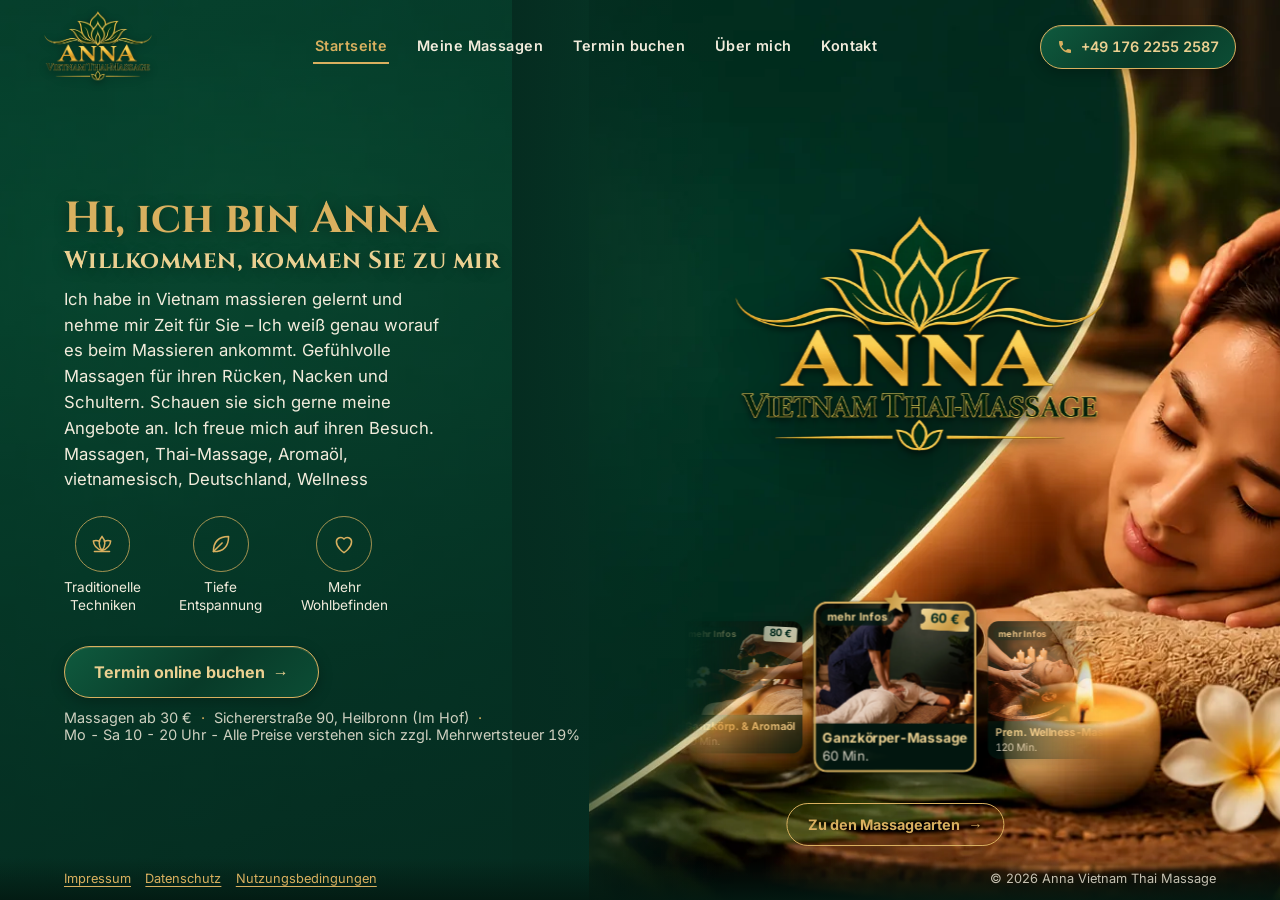
<file: index.html>
<!DOCTYPE html>
<html lang="de">
<head>
    <meta charset="UTF-8">
    <script>
        // Links aus den Konto-Mails (Passwort zuruecksetzen, E-Mail bestaetigen,
        // Einladung) landen auf der Startseite. Die Redaktion unter /admin/
        // verarbeitet sie - also dorthin weiterreichen.
        if (/(recovery|email_change|invite|confirmation)_token=/.test(location.hash)) {
            location.replace('/admin/' + location.hash);
        }
    </script>
    <meta name="viewport" content="width=device-width, initial-scale=1.0">
    <title>Thai-Massage in Heilbronn | Anna Vietnam Thai Massage</title>
    <meta name="description" content="Traditionelle vietnamesische &amp; thailändische Massage in Heilbronn: Thai-, Aromaöl- und Kopf-Spa-Massagen ab 30 €. Jetzt online Termin buchen.">
    <link rel="preload" as="image" href="images/hero/hero-massage.webp">
    <link rel="stylesheet" href="css/style.css">
    <link rel="canonical" href="https://www.annavietnam-massage.de/">
    <link rel="icon" type="image/png" sizes="32x32" href="favicon-32.png">
    <link rel="apple-touch-icon" href="apple-touch-icon.png">
    <meta name="theme-color" content="#052C20">
    <meta property="og:type" content="website">
    <meta property="og:locale" content="de_DE">
    <meta property="og:site_name" content="Anna Vietnam Thai Massage">
    <meta property="og:url" content="https://www.annavietnam-massage.de/">
    <meta property="og:title" content="Thai-Massage in Heilbronn | Anna Vietnam Thai Massage">
    <meta property="og:description" content="Traditionelle vietnamesische &amp; thailändische Massage in Heilbronn: Thai-, Aromaöl- und Kopf-Spa-Massagen ab 30 €. Jetzt online Termin buchen.">
    <meta property="og:image" content="https://www.annavietnam-massage.de/images/og/og-image.jpg">
    <meta property="og:image:width" content="1200">
    <meta property="og:image:height" content="630">
    <meta name="twitter:card" content="summary_large_image">
    <meta name="twitter:title" content="Thai-Massage in Heilbronn | Anna Vietnam Thai Massage">
    <meta name="twitter:description" content="Traditionelle vietnamesische &amp; thailändische Massage in Heilbronn: Thai-, Aromaöl- und Kopf-Spa-Massagen ab 30 €. Jetzt online Termin buchen.">
    <meta name="twitter:image" content="https://www.annavietnam-massage.de/images/og/og-image.jpg">
    <script type="application/ld+json">
{
  "@context": "https://schema.org",
  "@type": "DaySpa",
  "@id": "https://www.annavietnam-massage.de/#business",
  "name": "Anna Vietnam Thai Massage",
  "description": "Traditionelle vietnamesische und thailändische Massage in Heilbronn.",
  "url": "https://www.annavietnam-massage.de/",
  "logo": "https://www.annavietnam-massage.de/images/brand/anna-logo.webp",
  "image": "https://www.annavietnam-massage.de/images/og/og-image.jpg",
  "telephone": "+49 176 22552587",
  "email": "info@annavietnam-massage.de",
  "priceRange": "30–120 €",
  "currenciesAccepted": "EUR",
  "address": {
    "@type": "PostalAddress",
    "streetAddress": "Sichererstraße 90",
    "postalCode": "74076",
    "addressLocality": "Heilbronn",
    "addressRegion": "Baden-Württemberg",
    "addressCountry": "DE"
  },
  "areaServed": {
    "@type": "City",
    "name": "Heilbronn"
  },
  "founder": {
    "@type": "Person",
    "name": "Anna Quang"
  },
  "sameAs": [
    "https://www.fresha.com/a/anna-vietnam-thai-massage-heilbronn-sichererstrasse-90-r8e9wyab",
    "https://www.instagram.com/anna_huyen88/"
  ],
  "openingHoursSpecification": [
    {
      "@type": "OpeningHoursSpecification",
      "dayOfWeek": ["Monday", "Tuesday", "Wednesday", "Thursday", "Friday", "Saturday"],
      "opens": "10:00",
      "closes": "20:00"
    }
  ],
  "makesOffer": [
    {
      "@type": "Offer",
      "price": "30",
      "priceCurrency": "EUR",
      "itemOffered": {
        "@type": "Service",
        "name": "Kopf-, Nacken- & Schultermassage",
        "description": "30 Minuten"
      }
    },
    {
      "@type": "Offer",
      "price": "45",
      "priceCurrency": "EUR",
      "itemOffered": {
        "@type": "Service",
        "name": "Rückenmassage",
        "description": "45 Minuten"
      }
    },
    {
      "@type": "Offer",
      "price": "60",
      "priceCurrency": "EUR",
      "itemOffered": {
        "@type": "Service",
        "name": "Traditionelle Thai-Massage",
        "description": "60 Minuten"
      }
    },
    {
      "@type": "Offer",
      "price": "80",
      "priceCurrency": "EUR",
      "itemOffered": {
        "@type": "Service",
        "name": "Aromaöl-Massage",
        "description": "90 Minuten"
      }
    },
    {
      "@type": "Offer",
      "price": "120",
      "priceCurrency": "EUR",
      "itemOffered": {
        "@type": "Service",
        "name": "Premium Wellness-Massage",
        "description": "120 Minuten"
      }
    }
  ]
}
    </script>
</head>
<body class="landing-page" data-cms-page="home">

    <!-- ============ HERO (split background: left flat/textured surface, right person photo — both fade in on load) ============ -->
    <section class="hero">
        <div class="hero-bg-split" aria-hidden="true">
            <div class="hero-bg-left"></div>
            <div class="hero-bg-right">
                <img src="images/hero/hero-massage.webp" alt="" width="1672" height="941" data-cms-src="heroImage">
            </div>
        </div>
        <div class="hero-bg-seam" aria-hidden="true"></div>

        <!-- ============ SITE HEADER / NAV (shared markup, duplicated per page) ============ -->
        <header class="site-header hero-header">
            <a href="index.html" class="site-logo">
                <img src="images/brand/anna-logo-480.webp" srcset="images/brand/anna-logo-480.webp 480w, images/brand/anna-logo.webp 1100w" sizes="120px" alt="Anna Vietnam Thai-Massage – zur Startseite" class="site-logo-img" width="1100" height="730">
            </a>

            <nav class="site-nav" aria-label="Hauptmenü">
                <a href="index.html" class="nav-link active">Startseite</a>
                <a href="leistungen.html" class="nav-link">Meine Massagen</a>
                <a href="termin-buchen.html" class="nav-link">Termin buchen</a>
                <a href="ueber-uns.html" class="nav-link">Über mich</a>
                <a href="kontakt.html" class="nav-link">Kontakt</a>
            </nav>

            <a href="tel:+4917622552587" class="phone-pill">
                <svg viewBox="0 0 24 24" aria-hidden="true" focusable="false"><path d="M6.6 10.8c1.4 2.8 3.8 5.1 6.6 6.6l2.2-2.2c.3-.3.7-.4 1-.2 1.1.4 2.3.6 3.6.6.6 0 1 .4 1 1V20c0 .6-.4 1-1 1C10.6 21 3 13.4 3 4c0-.6.4-1 1-1h3.5c.6 0 1 .4 1 1 0 1.2.2 2.4.6 3.6.1.3 0 .7-.2 1l-2.3 2.2z"/></svg>
                <span>+49 176 2255 2587</span>
            </a>

            <button class="mobile-menu-toggle" aria-label="Menü öffnen" aria-expanded="false" aria-controls="mobile-nav">
                <span class="bar"></span><span class="bar"></span><span class="bar"></span>
            </button>
        </header>

        <nav class="nav-mobile" id="mobile-nav" aria-label="Hauptmenü mobil">
            <a href="index.html" class="mobile-link">Startseite</a>
            <a href="leistungen.html" class="mobile-link">Meine Massagen</a>
            <a href="termin-buchen.html" class="mobile-link">Termin buchen</a>
            <a href="ueber-uns.html" class="mobile-link">Über mich</a>
            <a href="kontakt.html" class="mobile-link">Kontakt</a>
            <a href="tel:+4917622552587" class="mobile-link mobile-phone">+49 176 2255 2587</a>
        </nav>

        <div class="hero-content fade-in">
            <h1 class="hero-title"><span data-cms="heroTitle">Ich bin Anna</span> <span class="hero-title-sub" data-cms="heroTitleSub">Ihre Masseurin in Heilbronn</span></h1>
            <p class="hero-text" data-cms="heroText">Ich habe in Vietnam massieren gelernt und nehme mir Zeit für Sie –
                mit viel Gefühl für Rücken, Nacken und Schultern.</p>

            <ul class="hero-features">
                <li>
                    <span class="hero-feature-icon"><svg viewBox="0 0 24 24" aria-hidden="true" focusable="false"><path d="M12 5c1.8 2 2.6 4.3 2.6 6.4S13.7 16 12 18c-1.7-2-2.6-4.3-2.6-6.6S10.2 7 12 5z"/><path d="M9.6 9.4C7.6 8.6 5.6 8.6 4 9.2c.3 3.8 3.4 7.3 8 8.8"/><path d="M14.4 9.4c2-.8 4-.8 5.6-.2-.3 3.8-3.4 7.3-8 8.8"/><path d="M5 19h14"/></svg></span>
                    Traditionelle<br>Techniken
                </li>
                <li>
                    <span class="hero-feature-icon"><svg viewBox="0 0 24 24" aria-hidden="true" focusable="false"><path d="M5 19C5 10 10 5 19 5c0 9-5 14-14 14z"/><path d="M5 19l8-8"/></svg></span>
                    Tiefe<br>Entspannung
                </li>
                <li>
                    <span class="hero-feature-icon"><svg viewBox="0 0 24 24" aria-hidden="true" focusable="false"><path d="M12 20s-7-4.4-7-10a4 4 0 0 1 7-2.6A4 4 0 0 1 19 10c0 5.6-7 10-7 10z"/></svg></span>
                    Mehr<br>Wohlbefinden
                </li>
            </ul>

            <a href="termin-buchen.html" class="btn-book btn-green hero-cta">Termin online buchen <span aria-hidden="true">&rarr;</span></a>
            <p class="hero-facts"><span class="fact" data-cms="factPrice">ab 30&nbsp;€</span> <span class="dot" aria-hidden="true">·</span> <span class="fact" data-cms="factAddress">Sichererstraße 90, Heilbronn</span> <span class="dot" aria-hidden="true">·</span> <span class="fact" data-cms="factHours">Mo–Sa 10–20 Uhr</span></p>
        </div>

        <!-- Buehne rechts (nur Desktop): Das Logo dreht sich um die senkrechte
             Achse; bei 90 Grad wechselt die Szene zu Anna vor ihrem Logo mit
             getipptem Gruss. Ablauf in js/main.js, Aussehen in style.css. -->
        <div class="hero-side">
        <div class="hero-stage" aria-hidden="true">
            <div class="hero-flip">
                <div class="stage-logo">
                    <span class="hero-logo"><img src="images/brand/anna-logo.webp" alt="" width="1100" height="730"></span>
                </div>
                <div class="stage-anna">
                    <img class="stage-anna-mark" src="images/brand/anna-logo.webp" alt="" width="1100" height="730">
                    <img class="stage-anna-person" src="images/about/anna-stehend-rechts.webp" alt="" width="525" height="1000">
                    <p class="stage-slogan"></p>
                </div>
            </div>
        </div>

        <!-- Massagen als Ticker: laeuft von rechts nach links, die mittlere
             Karte wird hervorgehoben und wartet 2 s. Klick haelt an und zeigt
             die Beschreibung, erneuter Klick laesst weiterlaufen. Mobil:
             wischbare Reihe ohne Automatik. -->
        <section class="hero-ticker" aria-label="Meine Massagen">
            <p class="ticker-desc" aria-live="polite" hidden></p>
            <div class="ticker-viewport">
                <ul class="ticker-track">
                    <li class="ticker-card featured" data-cms-id="thai" data-title="Traditionelle Thai-Massage" data-desc="Ganzkörpermassage mit klassischen Druck- und Dehntechniken. Fördert die Energieflüsse im Körper und bringt Körper und Geist in Einklang – die Massage, die meine Gäste am häufigsten wählen.">
                        <span class="ticker-star" aria-hidden="true"><span></span></span>
                        <button type="button" class="ticker-hit" aria-expanded="false">
                            <img src="images/leistungen/thumb/thai-massage.webp" alt="" width="360" height="270" data-cms-src="image" data-cms-scope="thai">
                            <span class="ticker-title" data-cms="shortTitle" data-cms-scope="thai">Thai-Massage</span>
                            <span class="ticker-info">mehr Infos</span>
                            <span class="ticker-price" data-cms="price" data-cms-scope="thai">60&nbsp;€</span>
                            <span class="ticker-meta" data-cms="time" data-cms-scope="thai">60 Min.</span>
                        </button>
                    </li>
                    <li class="ticker-card" data-cms-id="premium" data-title="Premium Wellness-Massage" data-desc="Meine umfassendste Behandlung: eine individuelle Kombination aus Thai-Massage und Aromaöl, ergänzt um ein erfrischendes Kopf-Spa mit Wasser – ein ganzheitliches Erlebnis für Körper, Geist und Seele.">
                        <button type="button" class="ticker-hit" aria-expanded="false">
                            <img src="images/leistungen/thumb/premium-wellness.webp" alt="" width="360" height="270" data-cms-src="image" data-cms-scope="premium">
                            <span class="ticker-title" data-cms="shortTitle" data-cms-scope="premium">Premium Wellness</span>
                            <span class="ticker-info">mehr Infos</span>
                            <span class="ticker-price" data-cms="price" data-cms-scope="premium">120&nbsp;€</span>
                            <span class="ticker-meta" data-cms="time" data-cms-scope="premium">120 Min.</span>
                        </button>
                    </li>
                    <li class="ticker-card" data-cms-id="kopf" data-title="Kopf-, Nacken- &amp; Schultermassage" data-desc="Sanfte, gezielte Massage für Kopf, Nacken und Schultern – ideal für eine kurze Auszeit zwischendurch. Löst Verspannungen aus dem Alltag und bringt neue Energie für den restlichen Tag.">
                        <button type="button" class="ticker-hit" aria-expanded="false">
                            <img src="images/leistungen/thumb/kopf-nacken-schulter.webp" alt="" width="360" height="270" data-cms-src="image" data-cms-scope="kopf">
                            <span class="ticker-title" data-cms="shortTitle" data-cms-scope="kopf">Kopf &amp; Nacken</span>
                            <span class="ticker-info">mehr Infos</span>
                            <span class="ticker-price" data-cms="price" data-cms-scope="kopf">30&nbsp;€</span>
                            <span class="ticker-meta" data-cms="time" data-cms-scope="kopf">30 Min.</span>
                        </button>
                    </li>
                    <li class="ticker-card" data-cms-id="ruecken" data-title="Rückenmassage" data-desc="Intensive Massage für Rücken, Nacken und Schultern. Löst tiefsitzende Blockaden aus langem Sitzen oder körperlicher Belastung und sorgt für spürbare Entlastung.">
                        <button type="button" class="ticker-hit" aria-expanded="false">
                            <img src="images/leistungen/thumb/rueckenmassage.webp" alt="" width="360" height="270" data-cms-src="image" data-cms-scope="ruecken">
                            <span class="ticker-title" data-cms="shortTitle" data-cms-scope="ruecken">Rückenmassage</span>
                            <span class="ticker-info">mehr Infos</span>
                            <span class="ticker-price" data-cms="price" data-cms-scope="ruecken">45&nbsp;€</span>
                            <span class="ticker-meta" data-cms="time" data-cms-scope="ruecken">45 Min.</span>
                        </button>
                    </li>
                    <li class="ticker-card" data-cms-id="aroma" data-title="Aromaöl-Massage" data-desc="Sanfte, fließende Ganzkörpermassage mit hochwertigen, natürlichen Ölen. Löst Spannungen, beruhigt den Geist und schenkt tiefe, langanhaltende Entspannung.">
                        <button type="button" class="ticker-hit" aria-expanded="false">
                            <img src="images/leistungen/thumb/aromaoel-massage.webp" alt="" width="360" height="270" data-cms-src="image" data-cms-scope="aroma">
                            <span class="ticker-title" data-cms="shortTitle" data-cms-scope="aroma">Aromaöl-Massage</span>
                            <span class="ticker-info">mehr Infos</span>
                            <span class="ticker-price" data-cms="price" data-cms-scope="aroma">80&nbsp;€</span>
                            <span class="ticker-meta" data-cms="time" data-cms-scope="aroma">90 Min.</span>
                        </button>
                    </li>
                </ul>
            </div>
            <a href="leistungen.html" class="btn-book btn-secondary ticker-more">Zu den Massagearten <span aria-hidden="true">&rarr;</span></a>
        </section>
        </div>

        <footer class="hero-legal">
            <nav class="legal-links" aria-label="Rechtliches">
                <a href="rechtliches.html#impressum" class="legal-link">Impressum</a>
                <a href="rechtliches.html#datenschutz" class="legal-link">Datenschutz</a>
                <a href="nutzungsbedingungen.html" class="legal-link">Nutzungsbedingungen</a>
            </nav>
            <span class="copyright">&copy; 2026 Anna Vietnam Thai Massage</span>
        </footer>
    </section>

    <script src="js/main.js"></script>
    <!-- Netlify Identity: faengt den Einladungs-/Anmeldelink ab (der zeigt
         zuerst hierher) und leitet danach zur Redaktion weiter. -->
    <script src="https://identity.netlify.com/v1/netlify-identity-widget.js"></script>
    <script>
        if (window.netlifyIdentity) {
            window.netlifyIdentity.on('init', (user) => {
                if (!user) {
                    window.netlifyIdentity.on('login', () => {
                        document.location.href = '/admin/';
                    });
                }
            });
        }
    </script>
</body>
</html>
</file>
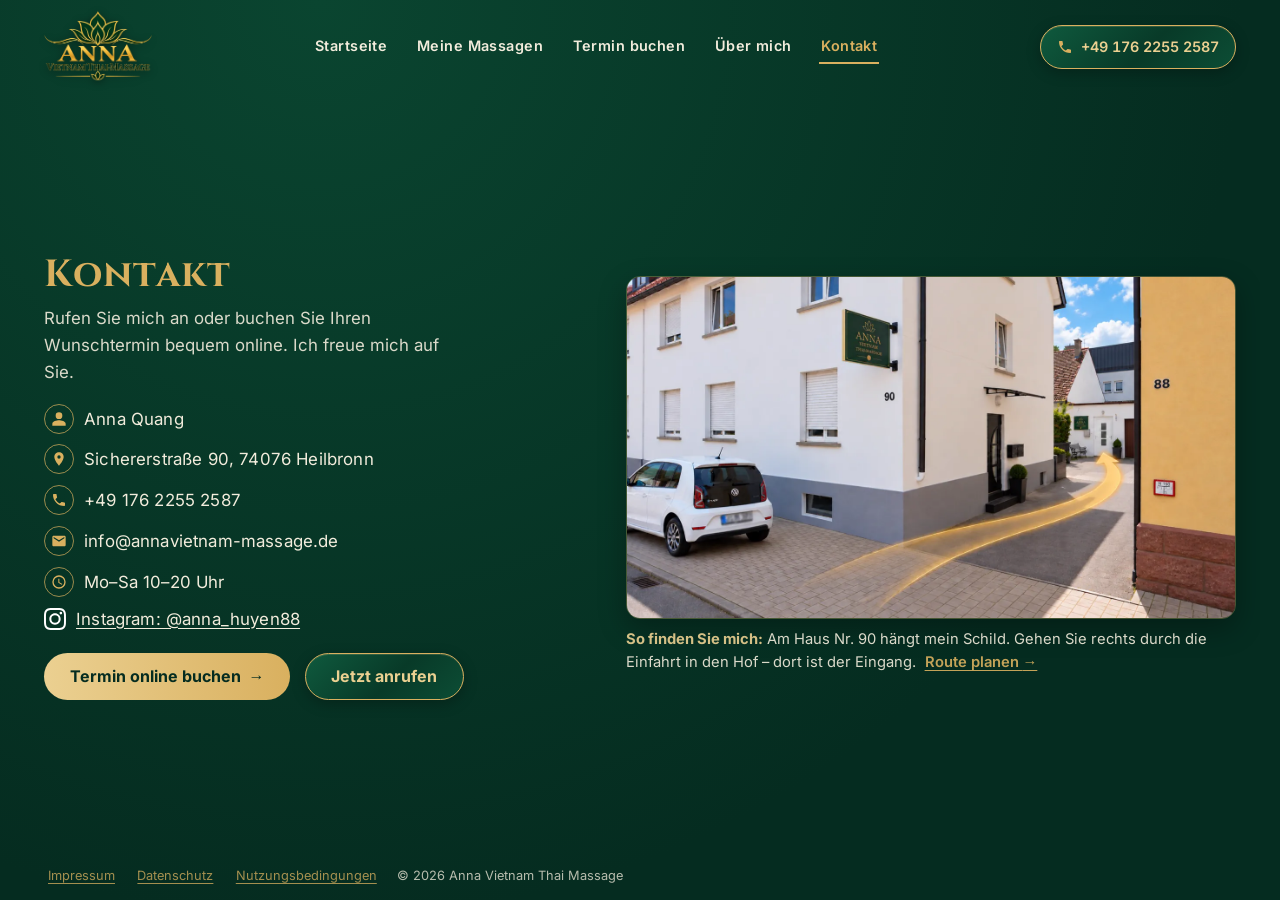
<file: kontakt.html>
<!DOCTYPE html>
<html lang="de">
<head>
    <meta charset="UTF-8">
    <meta name="viewport" content="width=device-width, initial-scale=1.0">
    <title>Kontakt &amp; Anfahrt – Massage in Heilbronn | Anna Vietnam Thai</title>
    <meta name="description" content="So erreichen Sie Anna Vietnam Thai Massage: Sichererstraße 90, 74076 Heilbronn, Telefon +49 176 2255 2587 – mit Anfahrtsfoto zum Hofeingang.">
    <link rel="stylesheet" href="css/style.css">
    <link rel="canonical" href="https://www.annavietnam-massage.de/kontakt.html">
    <link rel="icon" type="image/png" sizes="32x32" href="favicon-32.png">
    <link rel="apple-touch-icon" href="apple-touch-icon.png">
    <meta name="theme-color" content="#052C20">
    <meta property="og:type" content="website">
    <meta property="og:locale" content="de_DE">
    <meta property="og:site_name" content="Anna Vietnam Thai Massage">
    <meta property="og:url" content="https://www.annavietnam-massage.de/kontakt.html">
    <meta property="og:title" content="Kontakt &amp; Anfahrt – Massage in Heilbronn | Anna Vietnam Thai">
    <meta property="og:description" content="So erreichen Sie Anna Vietnam Thai Massage: Sichererstraße 90, 74076 Heilbronn, Telefon +49 176 2255 2587 – mit Anfahrtsfoto zum Hofeingang.">
    <meta property="og:image" content="https://www.annavietnam-massage.de/images/og/og-image.jpg">
    <meta property="og:image:width" content="1200">
    <meta property="og:image:height" content="630">
    <meta name="twitter:card" content="summary_large_image">
    <meta name="twitter:title" content="Kontakt &amp; Anfahrt – Massage in Heilbronn | Anna Vietnam Thai">
    <meta name="twitter:description" content="So erreichen Sie Anna Vietnam Thai Massage: Sichererstraße 90, 74076 Heilbronn, Telefon +49 176 2255 2587 – mit Anfahrtsfoto zum Hofeingang.">
    <meta name="twitter:image" content="https://www.annavietnam-massage.de/images/og/og-image.jpg">
    <script type="application/ld+json">
{
  "@context": "https://schema.org",
  "@type": "DaySpa",
  "@id": "https://www.annavietnam-massage.de/#business",
  "name": "Anna Vietnam Thai Massage",
  "description": "Traditionelle vietnamesische und thailändische Massage in Heilbronn.",
  "url": "https://www.annavietnam-massage.de/",
  "logo": "https://www.annavietnam-massage.de/images/brand/anna-logo.webp",
  "image": "https://www.annavietnam-massage.de/images/og/og-image.jpg",
  "telephone": "+49 176 22552587",
  "email": "info@annavietnam-massage.de",
  "priceRange": "30–120 €",
  "currenciesAccepted": "EUR",
  "address": {
    "@type": "PostalAddress",
    "streetAddress": "Sichererstraße 90",
    "postalCode": "74076",
    "addressLocality": "Heilbronn",
    "addressRegion": "Baden-Württemberg",
    "addressCountry": "DE"
  },
  "areaServed": {
    "@type": "City",
    "name": "Heilbronn"
  },
  "founder": {
    "@type": "Person",
    "name": "Anna Quang"
  },
  "sameAs": [
    "https://www.fresha.com/a/anna-vietnam-thai-massage-heilbronn-sichererstrasse-90-r8e9wyab",
    "https://www.instagram.com/anna_huyen88/"
  ],
  "openingHoursSpecification": [
    {
      "@type": "OpeningHoursSpecification",
      "dayOfWeek": ["Monday", "Tuesday", "Wednesday", "Thursday", "Friday", "Saturday"],
      "opens": "10:00",
      "closes": "20:00"
    }
  ],
  "makesOffer": [
    {
      "@type": "Offer",
      "price": "30",
      "priceCurrency": "EUR",
      "itemOffered": {
        "@type": "Service",
        "name": "Kopf-, Nacken- & Schultermassage",
        "description": "30 Minuten"
      }
    },
    {
      "@type": "Offer",
      "price": "45",
      "priceCurrency": "EUR",
      "itemOffered": {
        "@type": "Service",
        "name": "Rückenmassage",
        "description": "45 Minuten"
      }
    },
    {
      "@type": "Offer",
      "price": "60",
      "priceCurrency": "EUR",
      "itemOffered": {
        "@type": "Service",
        "name": "Traditionelle Thai-Massage",
        "description": "60 Minuten"
      }
    },
    {
      "@type": "Offer",
      "price": "80",
      "priceCurrency": "EUR",
      "itemOffered": {
        "@type": "Service",
        "name": "Aromaöl-Massage",
        "description": "90 Minuten"
      }
    },
    {
      "@type": "Offer",
      "price": "120",
      "priceCurrency": "EUR",
      "itemOffered": {
        "@type": "Service",
        "name": "Premium Wellness-Massage",
        "description": "120 Minuten"
      }
    }
  ]
}
    </script>
</head>
<body class="inner-page">

    <!-- ============ SITE HEADER / NAV (shared markup, duplicated per page) ============ -->
    <header class="site-header">
        <a href="index.html" class="site-logo">
            <img src="images/brand/anna-logo-480.webp" srcset="images/brand/anna-logo-480.webp 480w, images/brand/anna-logo.webp 1100w" sizes="120px" alt="Anna Vietnam Thai-Massage – zur Startseite" class="site-logo-img" width="1100" height="730">
        </a>

        <nav class="site-nav" aria-label="Hauptmenü">
            <a href="index.html" class="nav-link">Startseite</a>
            <a href="leistungen.html" class="nav-link">Meine Massagen</a>
            <a href="termin-buchen.html" class="nav-link">Termin buchen</a>
            <a href="ueber-uns.html" class="nav-link">Über mich</a>
            <a href="kontakt.html" class="nav-link active">Kontakt</a>
        </nav>

        <a href="tel:+4917622552587" class="phone-pill">
            <svg viewBox="0 0 24 24" aria-hidden="true" focusable="false"><path d="M6.6 10.8c1.4 2.8 3.8 5.1 6.6 6.6l2.2-2.2c.3-.3.7-.4 1-.2 1.1.4 2.3.6 3.6.6.6 0 1 .4 1 1V20c0 .6-.4 1-1 1C10.6 21 3 13.4 3 4c0-.6.4-1 1-1h3.5c.6 0 1 .4 1 1 0 1.2.2 2.4.6 3.6.1.3 0 .7-.2 1l-2.3 2.2z"/></svg>
            <span>+49 176 2255 2587</span>
        </a>

        <button class="mobile-menu-toggle" aria-label="Menü öffnen" aria-expanded="false" aria-controls="mobile-nav">
            <span class="bar"></span><span class="bar"></span><span class="bar"></span>
        </button>
    </header>

    <nav class="nav-mobile" id="mobile-nav" aria-label="Hauptmenü mobil">
        <a href="index.html" class="mobile-link">Startseite</a>
        <a href="leistungen.html" class="mobile-link">Meine Massagen</a>
        <a href="termin-buchen.html" class="mobile-link">Termin buchen</a>
        <a href="ueber-uns.html" class="mobile-link">Über mich</a>
        <a href="kontakt.html" class="mobile-link">Kontakt</a>
        <a href="tel:+4917622552587" class="mobile-link mobile-phone">+49 176 2255 2587</a>
    </nav>

    <!-- ============ KONTAKT & ANFAHRT ============ -->
    <main class="page-wrap contact-page">

        <div class="contact-page-grid">
            <section class="contact-info" aria-labelledby="kontakt-title">
                <h1 class="contact-page-title" id="kontakt-title">Kontakt</h1>
                <p class="contact-lead">Rufen Sie mich an oder buchen Sie Ihren Wunschtermin bequem online. Ich freue mich auf Sie.</p>

                <ul class="contact-list">
                    <li>
                        <span class="c-icon"><svg viewBox="0 0 24 24" aria-hidden="true" focusable="false"><path d="M12 12a5 5 0 1 0-5-5 5 5 0 0 0 5 5zm0 2c-3.3 0-10 1.7-10 5v3h20v-3c0-3.3-6.7-5-10-5z"/></svg></span>
                        <span>Anna Quang</span>
                    </li>
                    <li>
                        <span class="c-icon"><svg viewBox="0 0 24 24" aria-hidden="true" focusable="false"><path d="M12 2C8.1 2 5 5.1 5 9c0 5.2 7 13 7 13s7-7.8 7-13c0-3.9-3.1-7-7-7zm0 9.5A2.5 2.5 0 1 1 12 6.5a2.5 2.5 0 0 1 0 5z"/></svg></span>
                        <span>Sichererstraße 90, 74076 Heilbronn</span>
                    </li>
                    <li>
                        <span class="c-icon"><svg viewBox="0 0 24 24" aria-hidden="true" focusable="false"><path d="M6.6 10.8c1.4 2.8 3.8 5.1 6.6 6.6l2.2-2.2c.3-.3.7-.4 1-.2 1.1.4 2.3.6 3.6.6.6 0 1 .4 1 1V20c0 .6-.4 1-1 1C10.6 21 3 13.4 3 4c0-.6.4-1 1-1h3.5c.6 0 1 .4 1 1 0 1.2.2 2.4.6 3.6.1.3 0 .7-.2 1l-2.3 2.2z"/></svg></span>
                        <a href="tel:+4917622552587">+49 176 2255 2587</a>
                    </li>
                    <li>
                        <span class="c-icon"><svg viewBox="0 0 24 24" aria-hidden="true" focusable="false"><path d="M20 4H4c-1.1 0-2 .9-2 2v12c0 1.1.9 2 2 2h16c1.1 0 2-.9 2-2V6c0-1.1-.9-2-2-2zm0 4-8 5-8-5V6l8 5 8-5v2z"/></svg></span>
                        <a href="mailto:info@annavietnam-massage.de">info@annavietnam-massage.de</a>
                    </li>
                    <li>
                        <span class="c-icon"><svg viewBox="0 0 24 24" aria-hidden="true" focusable="false"><path d="M12 2a10 10 0 1 0 10 10A10 10 0 0 0 12 2zm0 18a8 8 0 1 1 8-8 8 8 0 0 1-8 8zm.5-13H11v6l5.2 3.2.8-1.3-4.5-2.7z"/></svg></span>
                        <span>Mo–Sa 10–20 Uhr</span>
                    </li>
                    <li class="social-row">
                        <img src="images/social/Instagram_Glyph_White.svg" alt="" class="social-icon" width="22" height="22">
                        <a href="https://www.instagram.com/anna_huyen88/" target="_blank" rel="noopener">Instagram: @anna_huyen88</a>
                    </li>
                </ul>

                <div class="contact-actions">
                    <a href="termin-buchen.html" class="btn-book">Termin online buchen <span aria-hidden="true">&rarr;</span></a>
                    <a href="tel:+4917622552587" class="btn-book btn-green">Jetzt anrufen</a>
                </div>
            </section>

            <figure class="anfahrt">
                <img src="images/kontakt/anfahrt.webp" alt="Sichererstraße 90: Rechts neben dem Haus mit dem Schild „Anna Vietnam Thai-Massage“ führt eine Einfahrt in den Hof zum Eingang" width="1400" height="788">
                <figcaption>
                    <strong>So finden Sie mich:</strong> Am Haus Nr. 90 hängt mein Schild. Gehen Sie rechts durch die Einfahrt in den Hof – dort ist der Eingang.
                    <a class="route-link" href="https://www.google.com/maps/search/?api=1&amp;query=Sichererstra%C3%9Fe+90%2C+74076+Heilbronn" target="_blank" rel="noopener">Route planen <span aria-hidden="true">&rarr;</span></a>
                </figcaption>
            </figure>
        </div>

        <div class="panel-footer inner-footer">
            <nav class="legal-links" aria-label="Rechtliches">
                <a href="rechtliches.html#impressum" class="legal-link">Impressum</a>
                <a href="rechtliches.html#datenschutz" class="legal-link">Datenschutz</a>
                <a href="nutzungsbedingungen.html" class="legal-link">Nutzungsbedingungen</a>
            </nav>
            <span class="copyright">&copy; 2026 Anna Vietnam Thai Massage</span>
        </div>
    </main>

    <script src="js/main.js"></script>
</body>
</html>
</file>
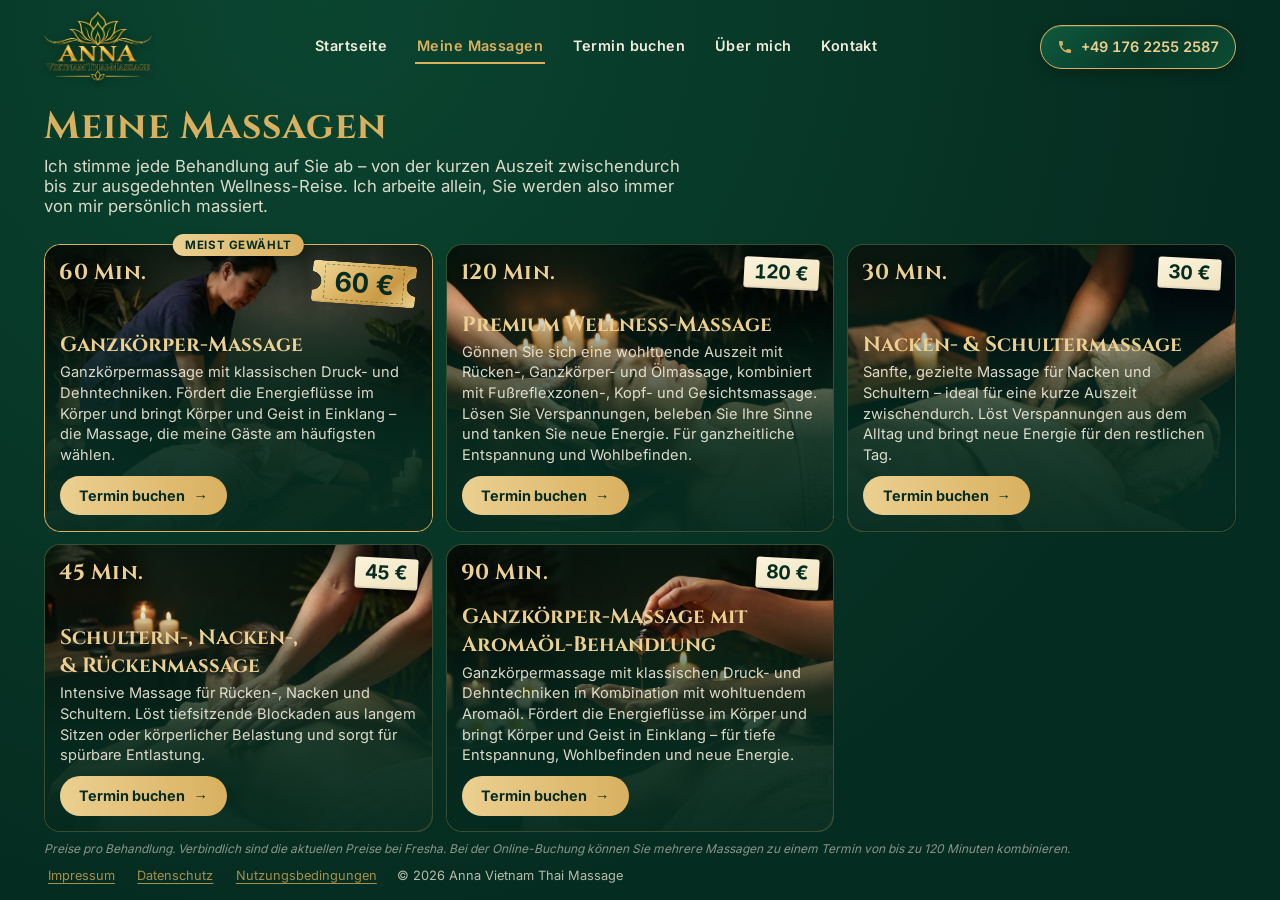
<file: leistungen.html>
<!DOCTYPE html>
<html lang="de">
<head>
    <meta charset="UTF-8">
    <meta name="viewport" content="width=device-width, initial-scale=1.0">
    <title>Massagen &amp; Preise in Heilbronn | Anna Vietnam Thai Massage</title>
    <meta name="description" content="Alle Massagen bei Anna Vietnam Thai Massage in Heilbronn: Kopf-Nacken, Rücken, Thai, Aromaöl und Premium Wellness – 30 bis 120 Minuten, ab 30 €.">
    <link rel="stylesheet" href="css/style.css">
    <link rel="canonical" href="https://www.annavietnam-massage.de/leistungen.html">
    <link rel="icon" type="image/png" sizes="32x32" href="favicon-32.png">
    <link rel="apple-touch-icon" href="apple-touch-icon.png">
    <meta name="theme-color" content="#052C20">
    <meta property="og:type" content="website">
    <meta property="og:locale" content="de_DE">
    <meta property="og:site_name" content="Anna Vietnam Thai Massage">
    <meta property="og:url" content="https://www.annavietnam-massage.de/leistungen.html">
    <meta property="og:title" content="Massagen &amp; Preise in Heilbronn | Anna Vietnam Thai Massage">
    <meta property="og:description" content="Alle Massagen bei Anna Vietnam Thai Massage in Heilbronn: Kopf-Nacken, Rücken, Thai, Aromaöl und Premium Wellness – 30 bis 120 Minuten, ab 30 €.">
    <meta property="og:image" content="https://www.annavietnam-massage.de/images/og/og-image.jpg">
    <meta property="og:image:width" content="1200">
    <meta property="og:image:height" content="630">
    <meta name="twitter:card" content="summary_large_image">
    <meta name="twitter:title" content="Massagen &amp; Preise in Heilbronn | Anna Vietnam Thai Massage">
    <meta name="twitter:description" content="Alle Massagen bei Anna Vietnam Thai Massage in Heilbronn: Kopf-Nacken, Rücken, Thai, Aromaöl und Premium Wellness – 30 bis 120 Minuten, ab 30 €.">
    <meta name="twitter:image" content="https://www.annavietnam-massage.de/images/og/og-image.jpg">
</head>
<body class="inner-page" data-cms-page="leistungen">

    <!-- ============ SITE HEADER / NAV (shared markup, duplicated per page) ============ -->
    <header class="site-header">
        <a href="index.html" class="site-logo">
            <img src="images/brand/anna-logo-480.webp" srcset="images/brand/anna-logo-480.webp 480w, images/brand/anna-logo.webp 1100w" sizes="120px" alt="Anna Vietnam Thai-Massage – zur Startseite" class="site-logo-img" width="1100" height="730">
        </a>

        <nav class="site-nav" aria-label="Hauptmenü">
            <a href="index.html" class="nav-link">Startseite</a>
            <a href="leistungen.html" class="nav-link active">Meine Massagen</a>
            <a href="termin-buchen.html" class="nav-link">Termin buchen</a>
            <a href="ueber-uns.html" class="nav-link">Über mich</a>
            <a href="kontakt.html" class="nav-link">Kontakt</a>
        </nav>

        <a href="tel:+4917622552587" class="phone-pill">
            <svg viewBox="0 0 24 24" aria-hidden="true" focusable="false"><path d="M6.6 10.8c1.4 2.8 3.8 5.1 6.6 6.6l2.2-2.2c.3-.3.7-.4 1-.2 1.1.4 2.3.6 3.6.6.6 0 1 .4 1 1V20c0 .6-.4 1-1 1C10.6 21 3 13.4 3 4c0-.6.4-1 1-1h3.5c.6 0 1 .4 1 1 0 1.2.2 2.4.6 3.6.1.3 0 .7-.2 1l-2.3 2.2z"/></svg>
            <span>+49 176 2255 2587</span>
        </a>

        <button class="mobile-menu-toggle" aria-label="Menü öffnen" aria-expanded="false" aria-controls="mobile-nav">
            <span class="bar"></span><span class="bar"></span><span class="bar"></span>
        </button>
    </header>

    <nav class="nav-mobile" id="mobile-nav" aria-label="Hauptmenü mobil">
        <a href="index.html" class="mobile-link">Startseite</a>
        <a href="leistungen.html" class="mobile-link">Meine Massagen</a>
        <a href="termin-buchen.html" class="mobile-link">Termin buchen</a>
        <a href="ueber-uns.html" class="mobile-link">Über mich</a>
        <a href="kontakt.html" class="mobile-link">Kontakt</a>
        <a href="tel:+4917622552587" class="mobile-link mobile-phone">+49 176 2255 2587</a>
    </nav>

    <!-- ============ LEISTUNGEN PAGE CONTENT ============ -->
    <main class="page-wrap">

        <section class="leistungen-hero fade-in">
            <h1>Meine Massagen</h1>
            <p data-cms="intro">Ich stimme jede Behandlung auf Sie ab – von der kurzen Auszeit zwischendurch bis zur ausgedehnten Wellness-Reise. Ich arbeite allein, Sie werden also immer von mir persönlich massiert.</p>
        </section>

        <div class="leistungen-list">

            <article class="leistung-card featured" data-cms-id="thai">
                <span class="price-tag">Meist gewählt</span>
                <div class="leistung-img-frame">
                    <img src="images/leistungen/thai-massage.webp" alt="Traditionelle Thai-Massage auf der Bodenmatte, beide bekleidet, daneben Klangschale und Kerzen" class="leistung-img" width="1000" height="1000" loading="lazy" data-cms-src="image" data-cms-scope="thai">
                    <span class="leistung-time" data-cms="time" data-cms-scope="thai">60 Min.</span>
                </div>
                <div class="leistung-card-head">
                    <h2 data-cms="title" data-cms-scope="thai">Traditionelle Thai-Massage</h2>
                    <span class="leistung-price" data-cms="price" data-cms-scope="thai">60&nbsp;€</span>
                </div>
                <p data-cms="desc" data-cms-scope="thai">Ganzkörpermassage mit klassischen Druck- und Dehntechniken. Fördert die Energieflüsse im Körper und bringt Körper und Geist in Einklang – die Massage, die meine Gäste am häufigsten wählen.</p>
                <a href="https://www.fresha.com/a/anna-vietnam-thai-massage-heilbronn-sichererstrasse-90-r8e9wyab" class="btn-book" data-service="T" target="_blank" rel="noopener">Termin buchen <span aria-hidden="true">&rarr;</span></a>
            </article>

            <article class="leistung-card" data-cms-id="premium">
                <div class="leistung-img-frame">
                    <img src="images/leistungen/premium-wellness.webp" alt="Kopf-Spa mit Wasser: Kopfhautmassage über einer Kupferschale im Kerzenschein" class="leistung-img" width="1000" height="1000" loading="lazy" data-cms-src="image" data-cms-scope="premium">
                    <span class="leistung-time" data-cms="time" data-cms-scope="premium">120 Min.</span>
                </div>
                <div class="leistung-card-head">
                    <h2 data-cms="title" data-cms-scope="premium">Premium Wellness-Massage</h2>
                    <span class="leistung-price" data-cms="price" data-cms-scope="premium">120&nbsp;€</span>
                </div>
                <p data-cms="desc" data-cms-scope="premium">Meine umfassendste Behandlung: eine individuelle Kombination aus Thai-Massage und Aromaöl, ergänzt um ein erfrischendes Kopf-Spa mit Wasser – ein ganzheitliches Erlebnis für Körper, Geist und Seele.</p>
                <a href="https://www.fresha.com/a/anna-vietnam-thai-massage-heilbronn-sichererstrasse-90-r8e9wyab" class="btn-book" data-service="P" target="_blank" rel="noopener">Termin buchen <span aria-hidden="true">&rarr;</span></a>
            </article>

            <article class="leistung-card" data-cms-id="kopf">
                <div class="leistung-img-frame">
                    <img src="images/leistungen/kopf-nacken-schulter.webp" alt="Hände einer Masseurin lösen im Kerzenschein Nacken und Schultern eines Gastes" class="leistung-img" width="1000" height="1000" loading="lazy" data-cms-src="image" data-cms-scope="kopf">
                    <span class="leistung-time" data-cms="time" data-cms-scope="kopf">30 Min.</span>
                </div>
                <div class="leistung-card-head">
                    <h2 data-cms="title" data-cms-scope="kopf">Kopf-, Nacken- &amp; Schultermassage</h2>
                    <span class="leistung-price" data-cms="price" data-cms-scope="kopf">30&nbsp;€</span>
                </div>
                <p data-cms="desc" data-cms-scope="kopf">Sanfte, gezielte Massage für Kopf, Nacken und Schultern – ideal für eine kurze Auszeit zwischendurch. Löst Verspannungen aus dem Alltag und bringt neue Energie für den restlichen Tag.</p>
                <a href="https://www.fresha.com/a/anna-vietnam-thai-massage-heilbronn-sichererstrasse-90-r8e9wyab" class="btn-book" data-service="A-KOPF" target="_blank" rel="noopener">Termin buchen <span aria-hidden="true">&rarr;</span></a>
            </article>

            <article class="leistung-card" data-cms-id="ruecken">
                <div class="leistung-img-frame">
                    <img src="images/leistungen/rueckenmassage.webp" alt="Rückenmassage mit ruhigem Handdruck entlang der Schulterpartie, im Hintergrund Kerzen und Basaltsteine" class="leistung-img" width="1000" height="1000" loading="lazy" data-cms-src="image" data-cms-scope="ruecken">
                    <span class="leistung-time" data-cms="time" data-cms-scope="ruecken">45 Min.</span>
                </div>
                <div class="leistung-card-head">
                    <h2 data-cms="title" data-cms-scope="ruecken">Rückenmassage</h2>
                    <span class="leistung-price" data-cms="price" data-cms-scope="ruecken">45&nbsp;€</span>
                </div>
                <p data-cms="desc" data-cms-scope="ruecken">Intensive Massage für Rücken, Nacken und Schultern. Löst tiefsitzende Blockaden aus langem Sitzen oder körperlicher Belastung und sorgt für spürbare Entlastung.</p>
                <a href="https://www.fresha.com/a/anna-vietnam-thai-massage-heilbronn-sichererstrasse-90-r8e9wyab" class="btn-book" data-service="B" target="_blank" rel="noopener">Termin buchen <span aria-hidden="true">&rarr;</span></a>
            </article>

            <article class="leistung-card" data-cms-id="aroma">
                <div class="leistung-img-frame">
                    <img src="images/leistungen/aromaoel-massage.webp" alt="Warmes Aromaöl fließt aus einer Braunglasflasche in die Hand der Masseurin" class="leistung-img" width="1000" height="1000" loading="lazy" data-cms-src="image" data-cms-scope="aroma">
                    <span class="leistung-time" data-cms="time" data-cms-scope="aroma">90 Min.</span>
                </div>
                <div class="leistung-card-head">
                    <h2 data-cms="title" data-cms-scope="aroma">Aromaöl-Massage</h2>
                    <span class="leistung-price" data-cms="price" data-cms-scope="aroma">80&nbsp;€</span>
                </div>
                <p data-cms="desc" data-cms-scope="aroma">Sanfte, fließende Ganzkörpermassage mit hochwertigen, natürlichen Ölen. Löst Spannungen, beruhigt den Geist und schenkt tiefe, langanhaltende Entspannung.</p>
                <a href="https://www.fresha.com/a/anna-vietnam-thai-massage-heilbronn-sichererstrasse-90-r8e9wyab" class="btn-book" data-service="TH" target="_blank" rel="noopener">Termin buchen <span aria-hidden="true">&rarr;</span></a>
            </article>

        </div>

        <p class="price-disclaimer leistungen-disclaimer">Preise pro Behandlung. Verbindlich sind die aktuellen Preise bei Fresha. Bei der Online-Buchung können Sie mehrere Massagen zu einem Termin von bis zu 120 Minuten kombinieren.</p>

        <div class="panel-footer inner-footer">
            <nav class="legal-links" aria-label="Rechtliches">
                <a href="rechtliches.html#impressum" class="legal-link">Impressum</a>
                <a href="rechtliches.html#datenschutz" class="legal-link">Datenschutz</a>
                <a href="nutzungsbedingungen.html" class="legal-link">Nutzungsbedingungen</a>
            </nav>
            <span class="copyright">&copy; 2026 Anna Vietnam Thai Massage</span>
        </div>
    </main>

    <script src="js/main.js"></script>
</body>
</html>
</file>
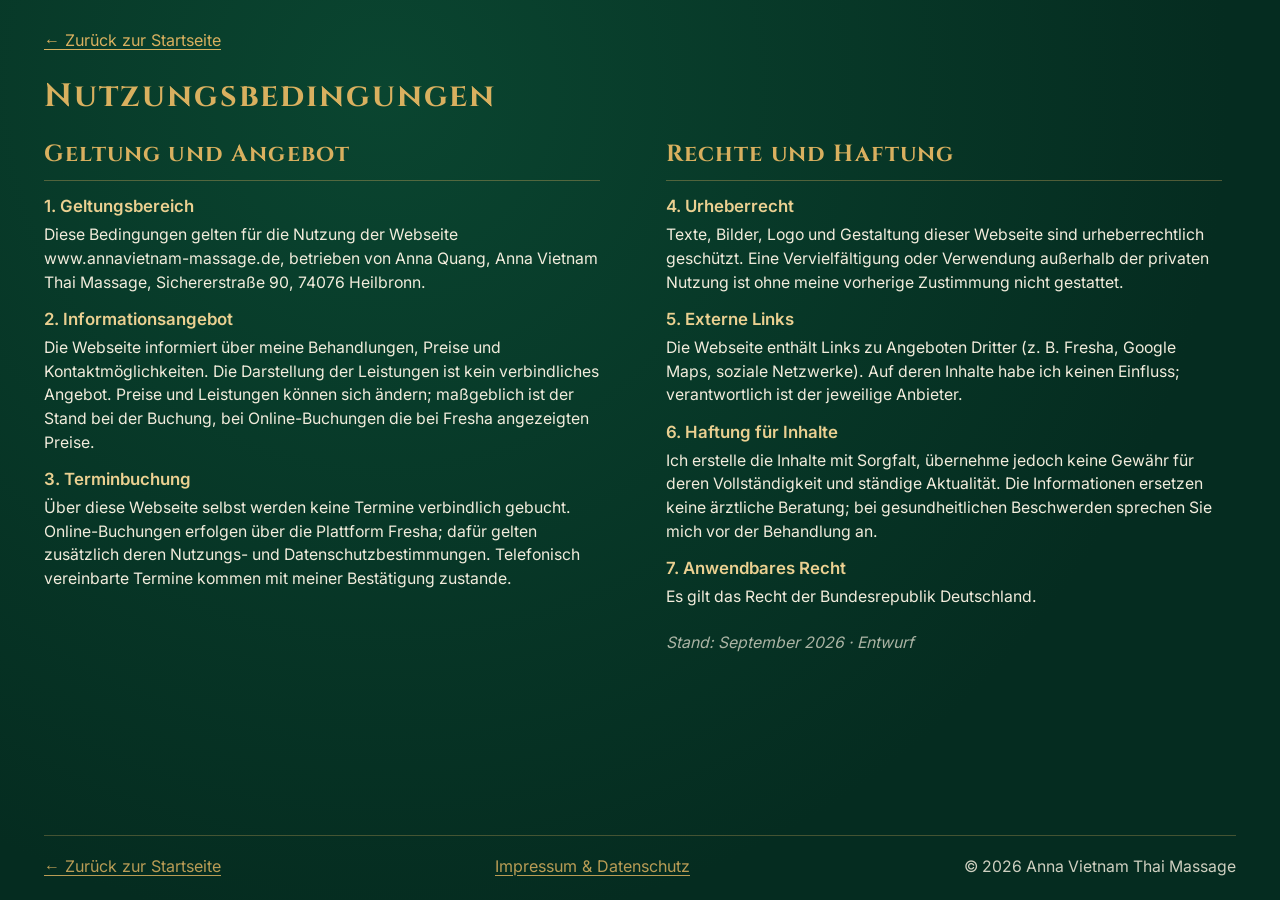
<file: nutzungsbedingungen.html>
<!DOCTYPE html>
<html lang="de">
<head>
    <meta charset="UTF-8">
    <meta name="viewport" content="width=device-width, initial-scale=1.0">
    <title>Nutzungsbedingungen | Anna Vietnam Thai Massage</title>
    <meta name="description" content="Nutzungsbedingungen der Webseite von Anna Vietnam Thai Massage, Sichererstraße 90, 74076 Heilbronn.">
    <meta name="robots" content="noindex">
    <link rel="stylesheet" href="css/style.css">
    <link rel="canonical" href="https://www.annavietnam-massage.de/nutzungsbedingungen.html">
    <link rel="icon" type="image/png" sizes="32x32" href="favicon-32.png">
    <link rel="apple-touch-icon" href="apple-touch-icon.png">
    <meta name="theme-color" content="#052C20">
</head>
<body class="legal-page">

    <main class="legal-wrap">
        <a href="index.html" class="back-link">&larr; Zurück zur Startseite</a>

        <h1 class="legal-title">Nutzungsbedingungen</h1>

        <!-- ENTWURF – vor Veröffentlichung rechtlich prüfen lassen und mit Anna abstimmen -->
        <section id="geltung">
            <h2>Geltung und Angebot</h2>

            <h3>1. Geltungsbereich</h3>
            <p>Diese Bedingungen gelten für die Nutzung der Webseite www.annavietnam-massage.de,
            betrieben von Anna Quang, Anna Vietnam Thai Massage, Sichererstraße 90, 74076 Heilbronn.</p>

            <h3>2. Informationsangebot</h3>
            <p>Die Webseite informiert über meine Behandlungen, Preise und Kontaktmöglichkeiten.
            Die Darstellung der Leistungen ist kein verbindliches Angebot. Preise und Leistungen
            können sich ändern; maßgeblich ist der Stand bei der Buchung, bei Online-Buchungen die bei Fresha angezeigten Preise.</p>

            <h3>3. Terminbuchung</h3>
            <p>Über diese Webseite selbst werden keine Termine verbindlich gebucht. Online-Buchungen
            erfolgen über die Plattform Fresha; dafür gelten zusätzlich deren Nutzungs- und
            Datenschutzbestimmungen. Telefonisch vereinbarte Termine kommen mit meiner Bestätigung zustande.</p>
        </section>

        <section id="rechte">
            <h2>Rechte und Haftung</h2>

            <h3>4. Urheberrecht</h3>
            <p>Texte, Bilder, Logo und Gestaltung dieser Webseite sind urheberrechtlich geschützt.
            Eine Vervielfältigung oder Verwendung außerhalb der privaten Nutzung ist ohne meine
            vorherige Zustimmung nicht gestattet.</p>

            <h3>5. Externe Links</h3>
            <p>Die Webseite enthält Links zu Angeboten Dritter (z.&nbsp;B. Fresha, Google Maps,
            soziale Netzwerke). Auf deren Inhalte habe ich keinen Einfluss; verantwortlich ist
            der jeweilige Anbieter.</p>

            <h3>6. Haftung für Inhalte</h3>
            <p>Ich erstelle die Inhalte mit Sorgfalt, übernehme jedoch keine Gewähr für deren
            Vollständigkeit und ständige Aktualität. Die Informationen ersetzen keine ärztliche
            Beratung; bei gesundheitlichen Beschwerden sprechen Sie mich vor der Behandlung an.</p>

            <h3>7. Anwendbares Recht</h3>
            <p>Es gilt das Recht der Bundesrepublik Deutschland.</p>

            <p class="legal-stand">Stand: September 2026 &middot; Entwurf</p>
        </section>

        <footer class="legal-footer">
            <a href="index.html" class="back-link">&larr; Zurück zur Startseite</a>
            <a href="rechtliches.html" class="back-link">Impressum &amp; Datenschutz</a>
            <p>&copy; 2026 Anna Vietnam Thai Massage</p>
        </footer>
    </main>

</body>
</html>
</file>
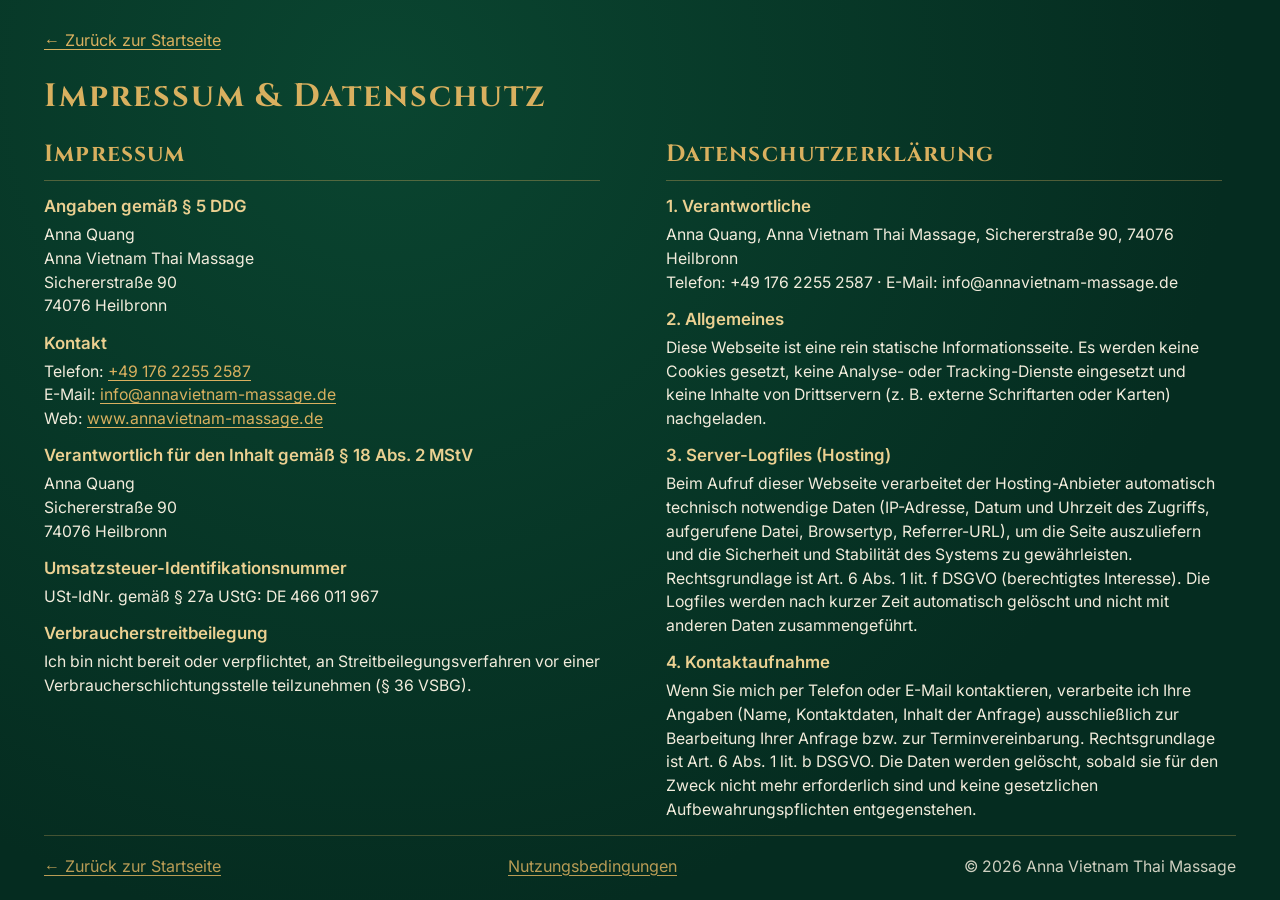
<file: rechtliches.html>
<!DOCTYPE html>
<html lang="de">
<head>
    <meta charset="UTF-8">
    <meta name="viewport" content="width=device-width, initial-scale=1.0">
    <title>Impressum &amp; Datenschutz | Anna Vietnam Thai Massage</title>
    <meta name="description" content="Impressum und Datenschutzerklärung von Anna Vietnam Thai Massage, Sichererstraße 90, 74076 Heilbronn.">
    <meta name="robots" content="noindex">
    <link rel="stylesheet" href="css/style.css">
    <link rel="canonical" href="https://www.annavietnam-massage.de/rechtliches.html">
    <link rel="icon" type="image/png" sizes="32x32" href="favicon-32.png">
    <link rel="apple-touch-icon" href="apple-touch-icon.png">
    <meta name="theme-color" content="#052C20">
</head>
<body class="legal-page">

    <main class="legal-wrap">
        <a href="index.html" class="back-link">&larr; Zurück zur Startseite</a>

        <h1 class="legal-title">Impressum &amp; Datenschutz</h1>

        <section id="impressum">
            <h2>Impressum</h2>

            <h3>Angaben gemäß &sect; 5 DDG</h3>
            <p>Anna Quang<br>
            Anna Vietnam Thai Massage<br>
            Sichererstraße 90<br>
            74076 Heilbronn</p>

            <h3>Kontakt</h3>
            <p>Telefon: <a href="tel:+4917622552587">+49 176 2255 2587</a><br>
            E-Mail: <a href="mailto:info@annavietnam-massage.de">info@annavietnam-massage.de</a><br>
            Web: <a href="https://www.annavietnam-massage.de">www.annavietnam-massage.de</a></p>

            <h3>Verantwortlich für den Inhalt gemäß &sect; 18 Abs. 2 MStV</h3>
            <p>Anna Quang<br>
            Sichererstraße 90<br>
            74076 Heilbronn</p>

            <h3>Umsatzsteuer-Identifikationsnummer</h3>
            <p>USt-IdNr. gemäß &sect; 27a UStG: DE&nbsp;466&nbsp;011&nbsp;967</p>

            <h3>Verbraucherstreitbeilegung</h3>
            <p>Ich bin nicht bereit oder verpflichtet, an Streitbeilegungsverfahren vor einer
            Verbraucherschlichtungsstelle teilzunehmen (&sect; 36 VSBG).</p>
        </section>

        <section id="datenschutz">
            <h2>Datenschutzerklärung</h2>

            <h3>1. Verantwortliche</h3>
            <p>Anna Quang, Anna Vietnam Thai Massage, Sichererstraße 90, 74076 Heilbronn<br>
            Telefon: +49&nbsp;176&nbsp;2255&nbsp;2587 &middot; E-Mail: info@annavietnam-massage.de</p>

            <h3>2. Allgemeines</h3>
            <p>Diese Webseite ist eine rein statische Informationsseite. Es werden keine Cookies gesetzt,
            keine Analyse- oder Tracking-Dienste eingesetzt und keine Inhalte von Drittservern
            (z.&nbsp;B. externe Schriftarten oder Karten) nachgeladen.</p>

            <h3>3. Server-Logfiles (Hosting)</h3>
            <p>Beim Aufruf dieser Webseite verarbeitet der Hosting-Anbieter automatisch technisch notwendige
            Daten (IP-Adresse, Datum und Uhrzeit des Zugriffs, aufgerufene Datei, Browsertyp, Referrer-URL),
            um die Seite auszuliefern und die Sicherheit und Stabilität des Systems zu gewährleisten.
            Rechtsgrundlage ist Art.&nbsp;6 Abs.&nbsp;1 lit.&nbsp;f DSGVO (berechtigtes Interesse).
            Die Logfiles werden nach kurzer Zeit automatisch gelöscht und nicht mit anderen Daten zusammengeführt.</p>

            <h3>4. Kontaktaufnahme</h3>
            <p>Wenn Sie mich per Telefon oder E-Mail kontaktieren, verarbeite ich Ihre Angaben (Name,
            Kontaktdaten, Inhalt der Anfrage) ausschließlich zur Bearbeitung Ihrer Anfrage bzw. zur
            Terminvereinbarung. Rechtsgrundlage ist Art.&nbsp;6 Abs.&nbsp;1 lit.&nbsp;b DSGVO. Die Daten
            werden gelöscht, sobald sie für den Zweck nicht mehr erforderlich sind und keine gesetzlichen
            Aufbewahrungspflichten entgegenstehen.</p>

            <h3>5. Ihre Rechte</h3>
            <p>Sie haben mir gegenüber das Recht auf Auskunft (Art.&nbsp;15 DSGVO), Berichtigung (Art.&nbsp;16),
            Löschung (Art.&nbsp;17), Einschränkung der Verarbeitung (Art.&nbsp;18), Datenübertragbarkeit
            (Art.&nbsp;20) sowie Widerspruch gegen die Verarbeitung (Art.&nbsp;21). Außerdem steht Ihnen ein
            Beschwerderecht bei einer Datenschutz-Aufsichtsbehörde zu, z.&nbsp;B. beim Landesbeauftragten für
            den Datenschutz und die Informationsfreiheit Baden-Württemberg (LfDI BW).</p>

            <p class="legal-stand">Stand: Juli 2026</p>
        </section>

        <footer class="legal-footer">
            <a href="index.html" class="back-link">&larr; Zurück zur Startseite</a>
            <a href="nutzungsbedingungen.html" class="back-link">Nutzungsbedingungen</a>
            <p>&copy; 2026 Anna Vietnam Thai Massage</p>
        </footer>
    </main>

</body>
</html>
</file>
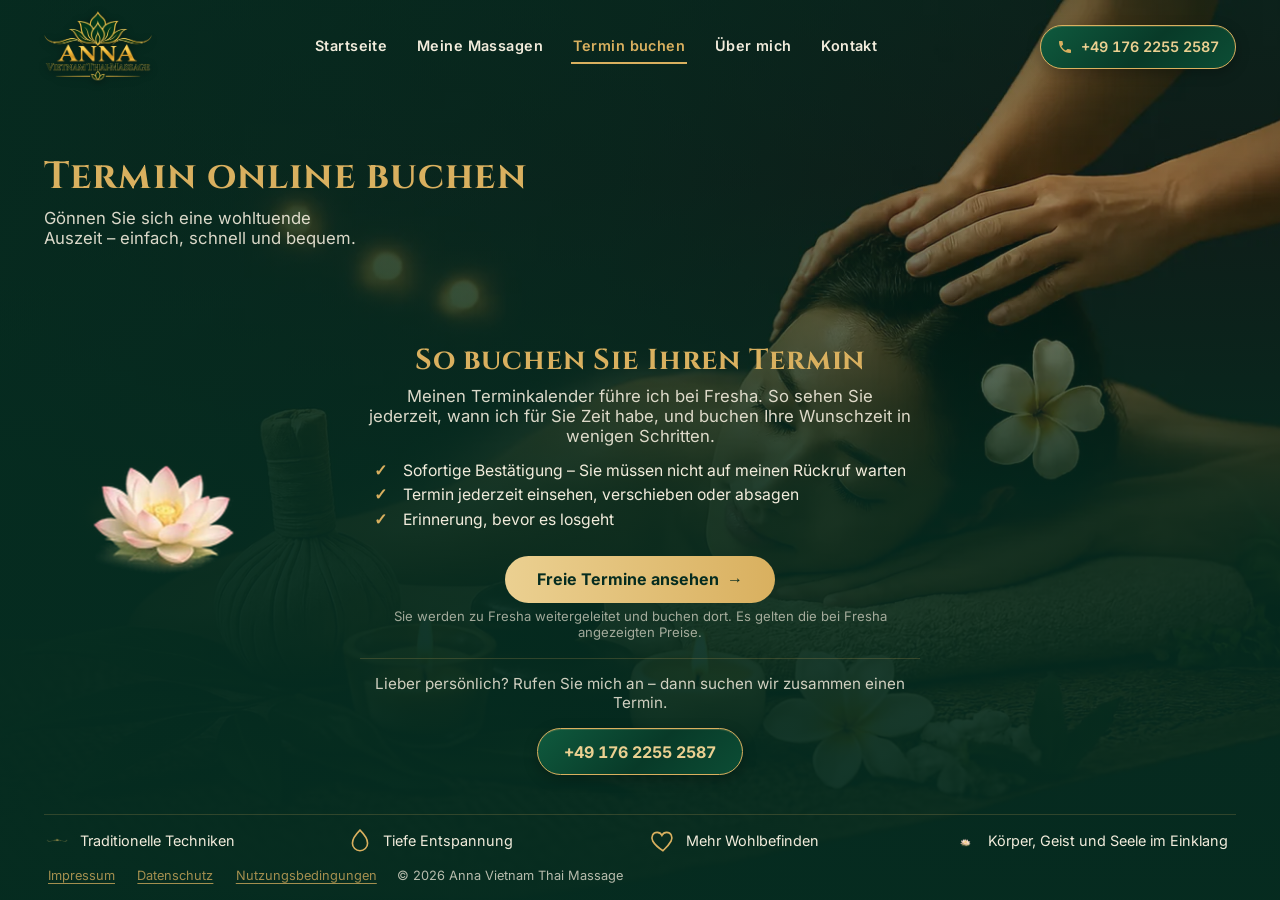
<file: termin-buchen.html>
<!DOCTYPE html>
<html lang="de">
<head>
    <meta charset="UTF-8">
    <meta name="viewport" content="width=device-width, initial-scale=1.0">
    <title>Massage-Termin in Heilbronn online buchen | Anna Thai Massage</title>
    <meta name="description" content="Termin für Ihre Massage in Heilbronn online buchen – mit sofortiger Bestätigung über Fresha oder persönlich per Telefon unter +49 176 2255 2587.">
    <link rel="stylesheet" href="css/style.css">
    <link rel="canonical" href="https://www.annavietnam-massage.de/termin-buchen.html">
    <link rel="icon" type="image/png" sizes="32x32" href="favicon-32.png">
    <link rel="apple-touch-icon" href="apple-touch-icon.png">
    <meta name="theme-color" content="#052C20">
    <meta property="og:type" content="website">
    <meta property="og:locale" content="de_DE">
    <meta property="og:site_name" content="Anna Vietnam Thai Massage">
    <meta property="og:url" content="https://www.annavietnam-massage.de/termin-buchen.html">
    <meta property="og:title" content="Massage-Termin in Heilbronn online buchen | Anna Thai Massage">
    <meta property="og:description" content="Termin für Ihre Massage in Heilbronn online buchen – mit sofortiger Bestätigung über Fresha oder persönlich per Telefon unter +49 176 2255 2587.">
    <meta property="og:image" content="https://www.annavietnam-massage.de/images/og/og-image.jpg">
    <meta property="og:image:width" content="1200">
    <meta property="og:image:height" content="630">
    <meta name="twitter:card" content="summary_large_image">
    <meta name="twitter:title" content="Massage-Termin in Heilbronn online buchen | Anna Thai Massage">
    <meta name="twitter:description" content="Termin für Ihre Massage in Heilbronn online buchen – mit sofortiger Bestätigung über Fresha oder persönlich per Telefon unter +49 176 2255 2587.">
    <meta name="twitter:image" content="https://www.annavietnam-massage.de/images/og/og-image.jpg">
</head>
<body class="inner-page">

    <!-- ============ SITE HEADER / NAV (shared markup, duplicated per page) ============ -->
    <header class="site-header">
        <a href="index.html" class="site-logo">
            <img src="images/brand/anna-logo-480.webp" srcset="images/brand/anna-logo-480.webp 480w, images/brand/anna-logo.webp 1100w" sizes="120px" alt="Anna Vietnam Thai-Massage – zur Startseite" class="site-logo-img" width="1100" height="730">
        </a>

        <nav class="site-nav" aria-label="Hauptmenü">
            <a href="index.html" class="nav-link">Startseite</a>
            <a href="leistungen.html" class="nav-link">Meine Massagen</a>
            <a href="termin-buchen.html" class="nav-link active">Termin buchen</a>
            <a href="ueber-uns.html" class="nav-link">Über mich</a>
            <a href="kontakt.html" class="nav-link">Kontakt</a>
        </nav>

        <a href="tel:+4917622552587" class="phone-pill">
            <svg viewBox="0 0 24 24" aria-hidden="true" focusable="false"><path d="M6.6 10.8c1.4 2.8 3.8 5.1 6.6 6.6l2.2-2.2c.3-.3.7-.4 1-.2 1.1.4 2.3.6 3.6.6.6 0 1 .4 1 1V20c0 .6-.4 1-1 1C10.6 21 3 13.4 3 4c0-.6.4-1 1-1h3.5c.6 0 1 .4 1 1 0 1.2.2 2.4.6 3.6.1.3 0 .7-.2 1l-2.3 2.2z"/></svg>
            <span>+49 176 2255 2587</span>
        </a>

        <button class="mobile-menu-toggle" aria-label="Menü öffnen" aria-expanded="false" aria-controls="mobile-nav">
            <span class="bar"></span><span class="bar"></span><span class="bar"></span>
        </button>
    </header>

    <nav class="nav-mobile" id="mobile-nav" aria-label="Hauptmenü mobil">
        <a href="index.html" class="mobile-link">Startseite</a>
        <a href="leistungen.html" class="mobile-link">Meine Massagen</a>
        <a href="termin-buchen.html" class="mobile-link">Termin buchen</a>
        <a href="ueber-uns.html" class="mobile-link">Über mich</a>
        <a href="kontakt.html" class="mobile-link">Kontakt</a>
        <a href="tel:+4917622552587" class="mobile-link mobile-phone">+49 176 2255 2587</a>
    </nav>

    <!-- ============ BOOKING PAGE CONTENT ============ -->
    <main class="page-wrap booking-page">

        <div class="booking-layout">
            <div class="booking-main">

                <section class="booking-hero">
                    <img src="images/backgrounds/booking-hero.webp" alt="" class="booking-hero-bg" width="1400" height="933">
                    <div class="booking-hero-text">
                        <img src="images/icons/lotus-gross.webp" alt="" class="booking-hero-lotus" width="348" height="276">
                        <h1>Termin online buchen</h1>
                        <p>Gönnen Sie sich eine wohltuende Auszeit – einfach, schnell und bequem.</p>
                    </div>
                </section>

                <section class="handover">
                    <h2>So buchen Sie Ihren Termin</h2>
                    <p class="handover-lead">Meinen Terminkalender führe ich bei Fresha. So sehen Sie jederzeit, wann ich
                    für Sie Zeit habe, und buchen Ihre Wunschzeit in wenigen Schritten.</p>

                    <ul class="handover-points">
                        <li>Sofortige Bestätigung – Sie müssen nicht auf meinen Rückruf warten</li>
                        <li>Termin jederzeit einsehen, verschieben oder absagen</li>
                        <li>Erinnerung, bevor es losgeht</li>
                    </ul>

                    <a href="https://www.fresha.com/a/anna-vietnam-thai-massage-heilbronn-sichererstrasse-90-r8e9wyab" class="btn-book handover-cta" target="_blank" rel="noopener">Freie Termine ansehen <span aria-hidden="true">&rarr;</span></a>
                    <p class="handover-note">Sie werden zu Fresha weitergeleitet und buchen dort. Es gelten die bei Fresha angezeigten Preise.</p>

                    <div class="handover-alt">
                        <p>Lieber persönlich? Rufen Sie mich an – dann suchen wir zusammen einen Termin.</p>
                        <a href="tel:+4917622552587" class="btn-book btn-secondary handover-phone">+49&nbsp;176&nbsp;2255&nbsp;2587</a>
                    </div>
                </section>

                <div class="feature-strip">
                    <div class="feature-item">
                        <span class="feature-icon"><img src="images/icons/ornament.webp" alt="" width="120" height="82"></span>
                        <span>Traditionelle Techniken</span>
                    </div>
                    <div class="feature-item">
                        <span class="feature-icon"><svg viewBox="0 0 24 24" aria-hidden="true" focusable="false"><path d="M12 2c-4 4-7 8-7 12a7 7 0 0 0 14 0c0-4-3-8-7-12z"/></svg></span>
                        <span>Tiefe Entspannung</span>
                    </div>
                    <div class="feature-item">
                        <span class="feature-icon"><svg viewBox="0 0 24 24" aria-hidden="true" focusable="false"><path d="M12 21s-7-4.5-9.5-9C.7 8.4 2.6 4 6.6 4c2 0 3.6 1.2 4.4 2.8C11.8 5.2 13.4 4 15.4 4 19.4 4 21.3 8.4 19.5 12 17 16.5 12 21 12 21z"/></svg></span>
                        <span>Mehr Wohlbefinden</span>
                    </div>
                    <div class="feature-item">
                        <span class="feature-icon"><img src="images/icons/lotus.webp" alt="" width="240" height="162"></span>
                        <span>Körper, Geist und Seele im Einklang</span>
                    </div>
                </div>

                <div class="panel-footer inner-footer">
                    <nav class="legal-links" aria-label="Rechtliches">
                        <a href="rechtliches.html#impressum" class="legal-link">Impressum</a>
                        <a href="rechtliches.html#datenschutz" class="legal-link">Datenschutz</a>
                        <a href="nutzungsbedingungen.html" class="legal-link">Nutzungsbedingungen</a>
                    </nav>
                    <span class="copyright">&copy; 2026 Anna Vietnam Thai Massage</span>
                </div>
            </div>
        </div>

    </main>

    <script src="js/main.js"></script>
</body>
</html>
</file>
<file: css/style.css>
/* Handy-Browser in der Desktop-Ansicht vergroessern Schrift sonst eigenmaechtig
   (Font Boosting) - die Sprechblase wuerde hoeher und verrutscht. */
html { -webkit-text-size-adjust: 100%; text-size-adjust: 100%; }

/*
========================================
   VARIABLES & DESIGN SYSTEM
   Typography: exactly ONE serif (Cinzel,
   title/headings only) + ONE sans-serif
   (Inter, all readable content).
========================================
*/
:root {
    --color-primary-dark: #052C20;
    --color-primary: #083A28;
    --color-gold: #D9B05F;
    --color-gold-light: #ebd091;
    --color-text-light: #f2ecdc;

    --font-heading: 'Cinzel', 'Palatino Linotype', 'Times New Roman', serif;
    --font-body: 'Inter', 'Segoe UI', Arial, sans-serif;
}

/* Local Fonts (self-hosted woff2 only) */
@font-face {
    font-family: 'Cinzel';
    src: url('../fonts/Cinzel-var.woff2') format('woff2');
    font-weight: 400 700; font-style: normal; font-display: swap;
}
@font-face {
    font-family: 'Inter';
    src: url('../fonts/Inter-var-Vietnamese.woff2') format('woff2');
    font-weight: 400 700; font-style: normal; font-display: swap;
    unicode-range: U+0102-0103, U+0110-0111, U+0128-0129, U+0168-0169, U+01A0-01A1, U+01AF-01B0, U+0300-0301, U+0303-0304, U+0308-0309, U+0323, U+0329, U+1EA0-1EF9, U+20AB;
}
@font-face {
    font-family: 'Inter';
    src: url('../fonts/Inter-var.woff2') format('woff2');
    font-weight: 400 700; font-style: normal; font-display: swap;
}

/*
========================================
   RESET & BASE
========================================
*/
* { margin: 0; padding: 0; box-sizing: border-box; }
html, body {
    width: 100%;
    font-family: var(--font-body);
    color: var(--color-text-light);
    background-color: #041f16;
    /* clip statt hidden: verhindert seitliches Ueberstehen, macht html/body
       aber nicht zu eigenen Scrollbereichen (iOS Safari und die mobile
       Geraeteansicht schnitten die Seite sonst unten ab) */
    overflow-x: clip;
}

a { color: inherit; text-decoration: none; transition: 0.3s ease; }
a:hover { color: var(--color-gold-light); }
.text-center { text-align: center; }

/*
========================================
   BROWSER SURFACES
   Selection, caret, scrollbars and focus
   ship with defaults that belong to no
   design system — theme them from the
   palette so they read as part of the site.
========================================
*/
::selection { background: var(--color-gold); color: var(--color-primary-dark); }

:root {
    caret-color: var(--color-gold);
    accent-color: var(--color-gold);
    scrollbar-color: rgba(217,176,95,0.45) transparent;
    scrollbar-width: thin;
}

::-webkit-scrollbar { width: 10px; height: 10px; }
::-webkit-scrollbar-track { background: transparent; }
::-webkit-scrollbar-thumb {
    background: rgba(217,176,95,0.35);
    border-radius: 999px;
    border: 3px solid transparent;
    background-clip: content-box;
}
::-webkit-scrollbar-thumb:hover { background: rgba(217,176,95,0.6); background-clip: content-box; }

/* One focus ring for every interactive element, gold on dark with a dark
   spacer so it stays visible on gold surfaces too. */
a:focus-visible,
button:focus-visible,
input:focus-visible,
textarea:focus-visible,
select:focus-visible,
[tabindex]:focus-visible {
    outline: 2px solid var(--color-gold-light);
    outline-offset: 2px;
    border-radius: 4px;
}

/* Headings wrap on meaning rather than on the last word falling alone. */
h1, h2, h3 { text-wrap: balance; }

/* Figures read as quantities, so their digits share one width. */
.leistung-price, .leistung-time,
.phone-pill, .mobile-phone { font-variant-numeric: tabular-nums; }

/*
========================================
   SHARED CONTENT BITS
========================================
*/
/* Contact list with gold icons */
.contact-list { list-style: none; text-align: left; }
.contact-list li {
    display: flex;
    align-items: center;
    gap: 10px;
    padding: 4px 0;
    font-size: clamp(0.85rem, 1.05vw, 1rem);
    letter-spacing: 0.01em;
    white-space: nowrap;
}
.c-icon {
    flex: 0 0 auto;
    width: 22px; height: 22px;
    display: inline-flex;
    align-items: center;
    justify-content: center;
    border: 1px solid rgba(217,176,95,0.7);
    border-radius: 50%;
    padding: 4px;
}
.c-icon svg { width: 100%; height: 100%; fill: var(--color-gold); }
.social-row { gap: 8px; }
.social-row span:last-child { margin-left: 4px; }
/* Official Meta brand assets (white variants for dark backgrounds, per
   brand guidelines): no recolor, no frame, no distortion — spacing only. */
.social-icon {
    width: 22px;
    height: 22px;
    object-fit: contain;
    flex: 0 0 auto;
}

/* Tagline under each section (italic sans, no decorative script) */
.script-line {
    font-style: italic;
    color: var(--color-gold-light);
    font-size: clamp(0.9rem, 1.15vw, 1.05rem);
    margin-top: 0.6rem;
    text-align: center;
    white-space: nowrap;
}

/* Footer */
.panel-footer {
    text-align: center;
    font-size: 0.8rem;
    opacity: 0.75;
    margin-top: 0.5rem;
    width: 100%;
}
.panel-footer .legal-link {
    color: var(--color-gold);
    text-decoration: underline;
    text-underline-offset: 3px;
    display: inline-flex;
    align-items: center;
    min-height: 44px; /* touch target */
    padding: 0 4px;
}
.panel-footer .copyright { margin-left: 12px; }

/* Rechtliche Links: Impressum, Datenschutz, Nutzungsbedingungen getrennt,
   damit jedes Ziel direkt erreichbar und einzeln erkennbar ist. */
.legal-links { display: inline-flex; flex-wrap: wrap; align-items: center; column-gap: 0.9rem; row-gap: 0; }
.legal-links .legal-link { color: var(--color-gold); text-decoration: underline; text-underline-offset: 3px; }
.legal-links .legal-link:hover { color: var(--color-gold-light); }

/* Startseite: Rechtsleiste am unteren Rand des ersten Bildschirms, damit
   die Pflichtangaben ohne Scrollen sichtbar sind. */
.hero-legal {
    position: relative;
    z-index: 2;
    display: flex;
    flex-wrap: wrap;
    align-items: center;
    justify-content: space-between;
    gap: 0.3rem 1.5rem;
    padding: 0.55rem clamp(1.5rem, 5vw, 5rem) 0.7rem;
    font-size: 0.8rem;
    color: rgba(242,236,220,0.8);
    background: linear-gradient(to top, rgba(3,26,18,0.9), rgba(3,26,18,0));
}
.hero-legal .legal-link { display: inline-flex; align-items: center; min-height: 32px; }
@media (max-width: 900px) {
    .hero-legal { order: 4; background: #031a12; justify-content: center; text-align: center; }
}

/* Placeholder marker (used on legal page) */
.placeholder {
    color: var(--color-gold-light);
    border-bottom: 1px dashed rgba(217,176,95,0.5);
}
/*
========================================
   ANIMATIONS
========================================
*/
.fade-in { animation: fadeIn 1s ease-out forwards; }
@keyframes fadeIn { from { opacity: 0; transform: translateX(-20px); } to { opacity: 1; transform: translateX(0); } }


/*
========================================
   LEGAL PAGE (rechtliches.html)
========================================
*/
.legal-page {
    background: radial-gradient(circle at 30% 10%, #0A4530, #052C20 70%);
}
.legal-wrap {
    max-width: 760px;
    margin: 0 auto;
    padding: 2rem 1.25rem 3rem;
    line-height: 1.6;
}
.legal-title {
    font-family: var(--font-heading);
    color: var(--color-gold);
    font-size: clamp(1.6rem, 4vw, 2.2rem);
    letter-spacing: 0.06em;
    margin: 1rem 0 1.5rem;
}
.legal-wrap h2 {
    font-family: var(--font-heading);
    color: var(--color-gold);
    font-size: clamp(1.25rem, 3vw, 1.5rem);
    letter-spacing: 0.05em;
    margin: 2rem 0 0.8rem;
    padding-bottom: 6px;
    border-bottom: 1px solid rgba(217,176,95,0.35);
}
.legal-wrap h3 {
    font-family: var(--font-body);
    font-weight: 600;
    color: var(--color-gold-light);
    font-size: 1.05rem;
    margin: 1.1rem 0 0.25rem;
}
.legal-wrap p { font-size: 1rem; }
.legal-wrap a { color: var(--color-gold); text-decoration: underline; text-underline-offset: 3px; }
.legal-stand { margin-top: 1.4rem; opacity: 0.7; font-style: italic; }
.back-link {
    display: inline-block;
    color: var(--color-gold);
    padding: 10px 0; /* touch target */
    font-size: 1rem;
}
.legal-footer {
    margin-top: 2.5rem;
    padding-top: 1rem;
    border-top: 1px solid rgba(217,176,95,0.35);
    font-size: 0.9rem;
    opacity: 0.85;
}
/*
========================================
   INNER PAGES (booking, about, leistungen):
   normal scrolling document, not the
   one-screen flyer layout used previously.
========================================
*/
body.inner-page {
    overflow-x: clip;
    height: auto;
    background: radial-gradient(circle at 25% 0%, #0A4530, #052C20 70%);
}
.page-wrap {
    max-width: 1240px;
    margin: 0 auto;
    padding: 0 1.5rem 2.5rem;
}

/*
========================================
   SITE HEADER / NAVIGATION
========================================
*/
.site-header {
    display: flex;
    align-items: center;
    gap: 1.5rem;
    max-width: 1240px;
    margin: 0 auto;
    padding: 1rem 1.5rem;
}
.site-logo {
    display: flex;
    align-items: center;
    gap: 10px;
    flex: 0 0 auto;
}
/* Offizielle Marke im Original, nur skaliert. Hoehe statt Breite, damit
   die Kopfzeile ihr Mass behaelt. */
.site-logo-img {
    display: block;
    height: 76px;
    width: auto;
    filter: drop-shadow(0 2px 4px rgba(0,0,0,0.45));
}
@media (max-width: 900px) { .site-logo-img { height: 62px; } }
@media (max-width: 560px) { .site-logo-img { height: 52px; } }
.site-nav {
    display: flex;
    align-items: center;
    gap: 1.6rem;
    flex: 1 1 auto;
    justify-content: center;
}
.nav-link {
    font-size: 0.9rem;
    font-weight: 600;
    letter-spacing: 0.03em;
    color: var(--color-text-light);
    padding: 8px 2px;
    border-bottom: 2px solid transparent;
    white-space: nowrap;
}
.nav-link:hover { color: var(--color-gold-light); }
.nav-link.active { color: var(--color-gold); border-bottom-color: var(--color-gold); }

.phone-pill {
    display: flex;
    align-items: center;
    gap: 8px;
    flex: 0 0 auto;
    border: 1px solid var(--color-gold);
    border-radius: 999px;
    padding: 8px 16px;
    font-size: 0.9rem;
    font-weight: 600;
    color: var(--color-gold-light);
    min-height: 44px;
}
.phone-pill svg { width: 16px; height: 16px; fill: var(--color-gold); flex: 0 0 auto; }

.mobile-menu-toggle {
    display: none;
    flex-direction: column;
    justify-content: center;
    gap: 5px;
    width: 44px; height: 44px;
    background: none;
    border: 1px solid rgba(217,176,95,0.5);
    border-radius: 8px;
    cursor: pointer;
}
.mobile-menu-toggle .bar {
    width: 20px; height: 2px;
    margin: 0 auto;
    background: var(--color-gold);
    transition: 0.25s ease;
}
.nav-mobile {
    display: none;
    flex-direction: column;
    max-width: 1240px;
    margin: 0 auto;
    padding: 0 1.5rem;
}
.nav-mobile.active { display: flex; }
.nav-mobile .mobile-link {
    padding: 12px 4px;
    font-size: 1rem;
    color: var(--color-text-light);
    border-bottom: 1px solid rgba(217,176,95,0.15);
    min-height: 44px;
    display: flex;
    align-items: center;
}
.nav-mobile .mobile-phone { color: var(--color-gold); font-weight: 600; }

@media (max-width: 900px) {
    .site-nav { display: none; }
    .mobile-menu-toggle { display: flex; }
}
@media (max-width: 560px) {
    .phone-pill span { display: none; }
    .phone-pill { padding: 10px; }
}

/*
========================================
   BOOKING HERO + STEPS
========================================
*/
/* Das Foto traegt den Seitenkopf, statt unten als Band zu stehen, wo es
   niemanden mehr erreicht. Der Verlauf ist links am dichtesten: dort
   liegt die Schrift und braucht verlaesslichen Kontrast, rechts darf
   das Motiv durchkommen. */
.booking-hero {
    position: relative;
    isolation: isolate;
    overflow: hidden;
    border-radius: 16px;
    border: 1px solid rgba(217,176,95,0.22);
    margin: 1.5rem 0 1.8rem;
    padding: clamp(1.6rem, 3.5vw, 2.8rem);
    min-height: 250px;
    display: flex;
    align-items: center;
    justify-content: space-between;
    gap: 2rem;
    text-align: left;
}
.booking-hero-bg {
    position: absolute;
    inset: 0;
    z-index: -2;
    width: 100%;
    height: 100%;
    object-fit: cover;
    object-position: center 42%;
}
.booking-hero::before {
    content: "";
    position: absolute;
    inset: 0;
    z-index: -1;
    background: linear-gradient(100deg,
        rgba(5,44,32,0.95) 0%,
        rgba(5,44,32,0.88) 40%,
        rgba(5,44,32,0.45) 74%,
        rgba(5,44,32,0.22) 100%);
}
.booking-hero-text { min-width: 0; }
.booking-hero h1 { text-wrap: nowrap; }
@media (max-width: 900px) { .booking-hero h1 { text-wrap: balance; } }
.booking-hero-lotus {
    width: clamp(90px, 9vw, 130px);
    height: auto;
    margin-bottom: -0.2rem;
    margin-left: -6px;
    mix-blend-mode: screen;
}
.booking-hero h1 {
    font-family: var(--font-heading);
    color: var(--color-gold);
    font-size: clamp(1.9rem, 4vw, 2.8rem);
    letter-spacing: 0.03em;
    margin-bottom: 0.4rem;
}
/* text-wrap: balance verteilt die zwei Zeilen gleichmaessig, statt das
   letzte Wort allein stehen zu lassen. */
.booking-hero p { font-size: 1.05rem; opacity: 0.9; max-width: 46ch; text-wrap: balance; }

/* Terminseite: Das Foto liegt als Hintergrund hinter der ganzen Seite
   statt als Kasten. Bild und Abdunklung sind fixiert; die Abdunklung ist
   links (Titel) und unten (Buchungstext, Buttons) am dichtesten. */
/* Der Seitenverlauf des body wuerde das fixierte Foto verdecken */
body.inner-page:has(.booking-hero) { background: transparent; }
.booking-hero {
    border: 0;
    border-radius: 0;
    overflow: visible;
    isolation: auto;
    padding-inline: 0;
}
.booking-hero-bg {
    position: fixed;
    z-index: -2;
    object-position: 70% 30%;
}
.booking-hero::before {
    position: fixed;
    z-index: -1;
    background:
        linear-gradient(to top, rgba(5,44,32,0.96) 0%, rgba(5,44,32,0.85) 45%, rgba(5,44,32,0.35) 80%, rgba(5,44,32,0.55) 100%),
        linear-gradient(100deg, rgba(5,44,32,0.85) 0%, rgba(5,44,32,0.5) 45%, rgba(5,44,32,0) 75%);
}

/*
========================================
   UEBERGABE AN FRESHA
   Die Buchung selbst findet bei Fresha
   statt. Diese Seite erklaert den Weg und
   nennt das Telefon als Alternative.
========================================
*/
.handover {
    max-width: 56ch;
    margin: 0 auto 2.5rem;
    text-align: center;
}
.handover h2 {
    font-family: var(--font-heading);
    color: var(--color-gold);
    font-size: clamp(1.5rem, 3vw, 2rem);
    letter-spacing: 0.03em;
    margin-bottom: 0.7rem;
}
.handover-lead { font-size: 1.05rem; opacity: 0.9; text-wrap: pretty; }
.handover-points {
    list-style: none;
    display: inline-block;
    text-align: left;
    margin: 1.5rem 0;
}
.handover-points li {
    position: relative;
    padding-left: 1.8rem;
    margin-bottom: 0.55rem;
    font-size: 0.98rem;
}
.handover-points li::before {
    content: "✓";
    position: absolute;
    left: 0;
    color: var(--color-gold);
    font-weight: 700;
}
/* .btn-book setzt width:100% und steht spaeter in der Datei - deshalb
   hier ueber den Kontext gewichtet, statt der Reihenfolge zu vertrauen. */
.handover .btn-book {
    width: auto;
    display: inline-flex;
}
.handover-cta {
    padding: 0 2rem;
    font-size: 1.05rem;
}
.handover-note { font-size: 0.82rem; opacity: 0.65; margin-top: 0.8rem; }
.handover-alt {
    margin-top: 2.5rem;
    padding-top: 1.8rem;
    border-top: 1px solid rgba(217,176,95,0.2);
}
.handover-alt p { font-size: 0.95rem; opacity: 0.85; margin-bottom: 0.9rem; }
.handover-phone {
    padding: 0 1.6rem;
    font-variant-numeric: tabular-nums;
}

/*
========================================
   BOOKING LAYOUT (main grid + side photo)
========================================
*/
/* Die drei Schritte nehmen die volle Breite und stehen damit mittig;
   das Foto folgt darunter als Band in seinem eigenen Querformat, statt
   als schmale Spalte, unter der die halbe Seite leer bleibt. */
.booking-layout {
    display: block;
}
.price-disclaimer { font-size: 0.75rem; opacity: 0.55; margin-top: 0.8rem; font-style: italic; }

.btn-book {
    display: flex;
    align-items: center;
    justify-content: center;
    gap: 8px;
    width: 100%;
    min-height: 48px;
    background: linear-gradient(90deg, var(--color-gold-light), var(--color-gold));
    color: var(--color-primary-dark);
    font-weight: 700;
    font-size: 1rem;
    border: none;
    border-radius: 999px;
    cursor: pointer;
    margin-top: 0.4rem;
}
/* Hover fuer alle Buttons: keine Farbwechsel (Gold auf Gold war
   unlesbar), sondern leichtes Vergroessern plus ein Lichtrand, der um
   die Form fliesst. --btn-ring setzt die Randfarbe passend zum Grund. */
@property --btn-angle {
    syntax: '<angle>';
    inherits: false;
    initial-value: 0deg;
}
.btn-book,
.phone-pill {
    --btn-ring: var(--color-primary-dark);
    position: relative;
    isolation: isolate;
    transition: transform 0.25s cubic-bezier(0.2, 0.8, 0.2, 1), box-shadow 0.25s ease;
}
.btn-book.btn-green,
.btn-book.btn-secondary,
.phone-pill { --btn-ring: #fff3cf; }
.btn-book::before,
.phone-pill::before {
    content: "";
    position: absolute;
    inset: 0;
    z-index: 1;
    border-radius: inherit;
    padding: 2px;
    background: conic-gradient(from var(--btn-angle),
        transparent 0 55%, var(--btn-ring) 78%, #ffffff 86%, var(--btn-ring) 94%, transparent 100%);
    -webkit-mask: linear-gradient(#000 0 0) content-box, linear-gradient(#000 0 0);
    -webkit-mask-composite: xor;
    mask-composite: exclude;
    opacity: 0;
    transition: opacity 0.25s ease;
    pointer-events: none;
}
.btn-book:hover,
.btn-book:focus-visible,
.phone-pill:hover,
.phone-pill:focus-visible {
    transform: scale(1.05);
    box-shadow: 0 8px 22px rgba(0,0,0,0.32);
}
.btn-book:hover::before,
.btn-book:focus-visible::before,
.phone-pill:hover::before,
.phone-pill:focus-visible::before {
    opacity: 1;
    animation: btnRingFlow 2.4s linear infinite;
}
.btn-book:active,
.phone-pill:active { transform: scale(1.02); }
@keyframes btnRingFlow { to { --btn-angle: 360deg; } }
/* Schriftfarbe beim Hover festhalten (a:hover wuerde sonst Gold setzen) */
.btn-book:hover { color: var(--color-primary-dark); }
.btn-book.btn-secondary:hover { color: var(--color-gold); }
.btn-book.btn-green:hover,
.handover .handover-phone:hover,
.phone-pill:hover { color: var(--color-gold-light); }
.mobile-menu-toggle:active { transform: translateY(1px); }
.btn-secondary {
    background: none;
    border: 1px solid var(--color-gold);
    color: var(--color-gold);
    margin-top: 0.6rem;
}

/* Telefon-Buttons: Firmengruen mit langsam wanderndem Lichtschimmer.
   Der Verlauf ist heller als der Seitengrund, damit der Button sich vom
   dunklen Gruen abhebt; Goldrand und Goldschrift bleiben. Steht nach
   .btn-secondary, damit dessen background:none hier nicht greift. */
.phone-pill,
.handover .handover-phone,
.btn-book.btn-green {
    position: relative;
    isolation: isolate;
    overflow: hidden;
    background: linear-gradient(135deg, #0f5a3e 0%, #083A28 55%, #0c4d35 100%);
    box-shadow: inset 0 1px 0 rgba(235,208,145,0.18), 0 4px 14px rgba(0,0,0,0.25);
    transition: transform 0.25s cubic-bezier(0.2, 0.8, 0.2, 1), box-shadow 0.25s ease, border-color 0.25s ease;
}
.phone-pill::after,
.handover .handover-phone::after,
.btn-book.btn-green::after {
    content: "";
    position: absolute;
    inset: 0;
    z-index: -1;
    background: linear-gradient(105deg, transparent 30%, rgba(235,208,145,0.28) 50%, transparent 70%);
    transform: translateX(-120%);
    animation: phoneShimmer 4.5s ease-in-out infinite;
    pointer-events: none;
}
.phone-pill:hover,
.handover .handover-phone:hover,
.btn-book.btn-green:hover {
    border-color: var(--color-gold-light);
    box-shadow: inset 0 1px 0 rgba(235,208,145,0.28), 0 6px 18px rgba(0,0,0,0.32);
}
/* .btn-book traegt dunkle Schrift ohne Rand fuer Gold - auf Gruen
   braucht der Button Goldschrift und Goldrand wie die Telefon-Buttons. */
.btn-book.btn-green,
.handover .handover-phone {
    color: var(--color-gold-light);
    border: 1px solid var(--color-gold);
}
/* Hamburger wird zum X, gesteuert ueber aria-expanded statt Inline-Styles */
.mobile-menu-toggle[aria-expanded="true"] .bar:nth-child(1) { transform: translateY(8px) rotate(45deg); }
.mobile-menu-toggle[aria-expanded="true"] .bar:nth-child(2) { opacity: 0; }
.mobile-menu-toggle[aria-expanded="true"] .bar:nth-child(3) { transform: translateY(-8px) rotate(-45deg); }
/* Mobil: Links und Buttons mindestens 44px hoch, damit sie mit dem
   Finger sicher treffbar sind */
@media (max-width: 900px) {
    .legal-links .legal-link,
    .hero-legal .legal-link,
    .contact-page .contact-list a,
    .btn-book { min-height: 44px; }
    .legal-links .legal-link,
    .contact-page .contact-list a { display: inline-flex; align-items: center; }
}
@keyframes phoneShimmer {
    0%, 55% { transform: translateX(-120%); }
    100% { transform: translateX(120%); }
}

/*
========================================
   FEATURE STRIP
========================================
*/
.feature-strip {
    display: flex;
    justify-content: space-between;
    flex-wrap: wrap;
    gap: 1.2rem;
    margin: 2.2rem 0 1.5rem;
    padding-top: 1.5rem;
    border-top: 1px solid rgba(217,176,95,0.2);
}
.feature-item {
    display: flex;
    align-items: center;
    gap: 10px;
    font-size: 0.9rem;
    flex: 1 1 200px;
}
.feature-icon {
    width: 26px; height: 26px;
    flex: 0 0 auto;
    display: flex; align-items: center; justify-content: center;
}
.feature-icon img { width: 100%; height: 100%; object-fit: contain; mix-blend-mode: screen; }
.feature-icon svg { width: 100%; height: 100%; fill: none; stroke: var(--color-gold); stroke-width: 1.5; }

.inner-footer { margin-top: 1rem; width: 100%; text-align: left; }

/* Ueber uns: Foto von Anna links, Text rechts; mobil Foto oben */
.about-grid {
    display: grid;
    grid-template-columns: minmax(0, 0.8fr) minmax(0, 1.2fr);
    gap: clamp(1.5rem, 4vw, 4rem);
    align-items: center;
    text-align: left;
}
.about-photo { margin: 0; display: flex; justify-content: center; }
.about-photo img {
    display: block;
    width: auto;
    max-width: 100%;
    height: auto;
    border-radius: 12px;
    border: 1px solid rgba(217,176,95,0.45);
    box-shadow: 0 12px 32px rgba(0,0,0,0.35);
    object-fit: cover;
}
.about-hours { margin-top: 0.8rem; color: var(--color-gold-light); }
.social-row a { text-decoration: underline; text-underline-offset: 3px; }
@media (max-width: 900px) {
    .about-grid { grid-template-columns: 1fr; }
    .about-photo img { max-height: 420px; }
}

/*
========================================
   ABOUT PAGE
========================================
*/
.about-wrap { position: relative; }
.about-lotus { width: 60px; height: auto; margin-bottom: 0.5rem; mix-blend-mode: screen; }
.about-title { margin-top: 0; }
.about-lead { font-size: 1.1rem; color: var(--color-gold-light); font-style: italic; margin-bottom: 1rem; }
/* ~72 characters per line. The ch unit measures "0", which is wider than the
   average letter, so the value sits below the character count it targets. */
.about-wrap p { max-width: 57ch; }
.about-script { text-align: left; margin-top: 1.5rem; white-space: normal; }
.about-cta {
    display: flex;
    gap: 1rem;
    margin-top: 2rem;
    flex-wrap: wrap;
}
.about-cta .btn-book { width: auto; padding: 0 1.6rem; text-decoration: none; }
/* .legal-wrap a faerbt Links gold - der goldene Buchen-Button braucht dunkle Schrift */
.about-cta .btn-book:not(.btn-secondary):not(.btn-green) { color: var(--color-primary-dark); }

/*
========================================
   RESPONSIVE: BOOKING / ABOUT PAGES
========================================
*/
@media (max-width: 640px) {
    .site-header { flex-wrap: wrap; }
    .about-cta { flex-direction: column; }
    .about-cta .btn-book { width: 100%; }
}

/* Mobile landscape: kompakterer Kopfbereich */
@media (orientation: landscape) and (max-height: 520px) {
    .site-header { padding: 0.6rem 1rem; }
}

/*
========================================
   LANDING PAGE (index.html)
   Hero: split background — left a flat,
   textured surface panel; right the person
   photo. Both halves fade in independently
   on load, in the site's established
   fade-in movement style (slide + opacity).
========================================
*/
.hero {
    position: relative;
    min-height: 100vh;
    min-height: 100svh;
    display: flex;
    flex-direction: column;
    overflow: hidden;
    background: var(--color-primary-dark);
}
.hero-bg-split {
    position: absolute;
    inset: 0;
    z-index: 0;
    display: flex;
}
.hero-bg-left {
    width: 46%;
    height: 100%;
    background:
        linear-gradient(160deg, rgba(10,69,48,0.55), rgba(5,44,32,0.92)),
        url('../images/backgrounds/bg-green-texture.webp');
    background-size: cover;
    background-position: center;
    opacity: 0;
    animation: heroFadeInLeft 1.1s ease-out 0.15s forwards;
}
.hero-bg-right {
    width: 54%;
    height: 100%;
    position: relative;
    overflow: hidden;
    opacity: 0;
    animation: heroFadeInRight 1.1s ease-out 0.35s forwards;
}
.hero-bg-right img {
    position: absolute;
    inset: 0;
    width: 100%; height: 100%;
    object-fit: cover;
    object-position: 65% center;
}
/* Soft seam so the two halves blend rather than cut sharply */
.hero-bg-seam {
    position: absolute;
    left: 40%;
    top: 0;
    width: 16%;
    height: 100%;
    background: linear-gradient(90deg, var(--color-primary-dark) 0%, rgba(5,44,32,0) 100%);
    z-index: 1;
    pointer-events: none;
}
@keyframes heroFadeInLeft {
    from { opacity: 0; transform: translateX(-24px); }
    to { opacity: 1; transform: translateX(0); }
}
@keyframes heroFadeInRight {
    from { opacity: 0; transform: translateX(24px); }
    to { opacity: 1; transform: translateX(0); }
}
.hero-header, .hero .nav-mobile { position: relative; z-index: 2; width: 100%; }
.hero .nav-mobile { background: rgba(5,44,32,0.95); }

.hero-content {
    position: relative;
    z-index: 1;
    flex: 1 1 auto;
    display: flex;
    flex-direction: column;
    justify-content: center;
    width: min(46vw, 620px);
    padding: 1rem 0 3rem clamp(1.5rem, 5vw, 5rem);
}
/* Eine Botschaft statt vier Ebenen: Ueberschrift (Anna + Ort) und eine
   Unterzeile. Die Ueberschrift ist rund 2,5x so gross wie die Unterzeile,
   damit der Blick nach dem Titel beim Inhalt ankommt statt daran haengt. */
.hero-title {
    font-family: var(--font-heading);
    font-weight: 700;
    font-size: clamp(2.1rem, 3.4vw, 3.25rem);
    line-height: 1.12;
    color: var(--color-gold);
    margin: 0 0 0.9rem;
    text-wrap: balance;
    text-shadow: 0 2px 14px rgba(0,0,0,0.35);
}
.hero-text {
    font-size: clamp(1.05rem, 1.3vw, 1.25rem);
    line-height: 1.55;
    color: var(--color-text-light);
    max-width: 38ch;
}
/* Zweite Titelzeile: kleiner, damit sie nicht umbricht */
.hero-title-sub {
    display: block;
    margin-top: 0.15em;
    font-size: 0.56em;
    letter-spacing: 0.02em;
    color: var(--color-gold-light);
    white-space: nowrap;
}
/* Vertrauenszeile direkt am Button: Preis, Ort, Zeiten */
.hero-facts {
    margin-top: 0.8rem;
    font-size: 0.92rem;
    color: rgba(242,236,220,0.85);
    font-variant-numeric: tabular-nums;
}
.hero-facts .fact { white-space: nowrap; }
.hero-facts .dot { color: var(--color-gold); padding: 0 0.3rem; }
@media (max-width: 560px) {
    /* zwei statt drei Zeilen fuer die Ueberschrift auf dem Handy */
    .hero-title { font-size: clamp(1.6rem, 7.6vw, 2rem); }
    .hero-facts { line-height: 1.7; }
}
.hero-features {
    list-style: none;
    display: flex;
    gap: clamp(1.2rem, 3vw, 2.6rem);
    margin: 1.8rem 0 2rem;
}
.hero-features li {
    display: flex;
    flex-direction: column;
    align-items: center;
    text-align: center;
    gap: 0.5rem;
    font-size: 0.85rem;
    line-height: 1.3;
}
.hero-feature-icon {
    width: 56px; height: 56px;
    border: 1px solid rgba(217,176,95,0.75);
    border-radius: 50%;
    display: flex; align-items: center; justify-content: center;
}
.hero-feature-icon svg { width: 26px; height: 26px; fill: none; stroke: var(--color-gold); stroke-width: 1.4; stroke-linecap: round; stroke-linejoin: round; }
.hero-cta { width: auto; align-self: flex-start; padding: 0 1.8rem; min-height: 52px; box-shadow: 0 8px 24px rgba(0,0,0,0.3); }

/* Startseite im Bildschirm-fuellenden Raster: Die Groessen oben skalieren
   nur mit der Breite. Bei niedrigen Fenstern (z. B. 1920x770 nach Abzug
   von Browserleisten) wuchs der erste Bildschirm dadurch um bis zu 70px
   ueber den Rand. Hier nimmt jede Groesse den kleineren Wert aus Breite
   und Hoehe, und die Hoehe ist fest an das Fenster gebunden. */
@media (min-width: 901px) and (min-height: 600px) and (hover: hover) and (pointer: fine) {
    /* min-height statt height: Bei vergroesserter Schrift (Browser-Zoom
       200 %) waechst die Seite und scrollt, statt Inhalt abzuschneiden. */
    .hero { height: auto; min-height: 100vh; min-height: 100dvh; }
    .hero-header { padding-block: clamp(0.35rem, 1.2vh, 1rem); }
    .hero-content {
        min-height: 0;
        padding: clamp(0.3rem, 1vh, 1rem) 0 clamp(0.6rem, 2.5vh, 3rem) clamp(1.5rem, 5vw, 5rem);
    }
    .hero-title {
        font-size: clamp(1.9rem, min(3.4vw, 5.8vh), 3.25rem);
        margin: 0 0 clamp(0.4rem, 1.4vh, 0.9rem);
    }
    .hero-text { font-size: clamp(0.98rem, min(1.3vw, 2.2vh), 1.25rem); }
    .hero-facts { margin-top: clamp(0.4rem, 1.2vh, 0.8rem); font-size: clamp(0.8rem, 1.6vh, 0.92rem); }
    .hero-features { margin: clamp(0.7rem, 2.6vh, 1.8rem) 0 clamp(0.8rem, 2.8vh, 2rem); }
    .hero-features li { font-size: clamp(0.72rem, 1.6vh, 0.85rem); gap: clamp(0.25rem, 0.8vh, 0.5rem); }
    .hero-feature-icon { width: clamp(40px, 6.2vh, 56px); height: clamp(40px, 6.2vh, 56px); }
    .hero-feature-icon svg { width: clamp(20px, 2.9vh, 26px); height: clamp(20px, 2.9vh, 26px); }
    .hero-cta { min-height: clamp(42px, 5.8vh, 52px); }
    .hero-legal { padding-block: clamp(0.25rem, 0.8vh, 0.55rem); }
    .hero-legal .legal-link { min-height: 28px; }
}

/* Offizielle Wortbildmarke (Ladenschild, Visitenkarte, Preisliste) in der
   freien Gruenflaeche zwischen Text und Fotobogen. Die Datei ist freigestellt,
   der Schimmer halbtransparent - er traegt auf dem dunklen Gruen selbst. */
/* Buehne rechts neben dem Text: haelt Logo und Anna-Szene. Breite ueber
   --stage-w, links nie in die Textspalte hinein. */
/* Rechte Spalte: oben die Buehne (Logo/Anna), darunter Ticker und Button */
.hero-side {
    --side-w: clamp(360px, 29vw, 540px);
    position: absolute;
    z-index: 1;
    top: clamp(4.5rem, 11vh, 6.5rem);
    bottom: clamp(2.6rem, 6vh, 4rem);
    left: max(52%, calc(min(46vw, 620px) + clamp(1.5rem, 5vw, 5rem) + 2rem + var(--side-w) / 2));
    width: var(--side-w);
    transform: translateX(-50%);
    display: flex;
    flex-direction: column;
    align-items: center;
    gap: clamp(0.3rem, 1vh, 0.8rem);
}
.hero-stage {
    position: relative;
    left: 50px;          /* Logo und Anna etwas weiter rechts als der Ticker */
    flex: 1 1 auto;
    min-height: 0;
    width: 100%;
    /* Hohe, schmale Fenster (Handy in Desktop-Ansicht hochkant): Buehne nicht
       beliebig strecken, sonst passen Anna und Blase nicht mehr zusammen. */
    max-height: calc(var(--side-w) * 1.5);
    margin-top: auto;
    perspective: 1400px;
    opacity: 0;
    animation: stageIn 1.1s ease-out 0.55s forwards;
}
@keyframes stageIn {
    from { opacity: 0; transform: translateY(12px); }
    to { opacity: 1; transform: none; }
}

/* --- Massagen-Ticker --- */
.hero-ticker {
    position: relative;
    flex: 0 0 auto;
    /* rechts 50px ueber die Spalte hinaus */
    align-self: flex-start;
    width: calc(100% + 50px);
    margin-right: -50px;
    display: flex;
    flex-direction: column;
    align-items: center;
    gap: clamp(0.3rem, 0.9vh, 0.7rem);
}
.ticker-viewport {
    width: 100%;
    overflow: hidden;
    /* oben genug Luft fuer den Stern auf der vergroesserten Mittelkarte */
    padding-block: 28px clamp(10px, 1.8vh, 16px);
    -webkit-mask-image: linear-gradient(to right, transparent 0, #000 24%, #000 76%, transparent 100%);
    mask-image: linear-gradient(to right, transparent 0, #000 24%, #000 76%, transparent 100%);
}
.ticker-track {
    --card-w: clamp(108px, min(8.4vw, 14vh), 150px);
    display: flex;
    gap: 14px;
    list-style: none;
    margin: 0;
    padding: 0;
    will-change: transform;
}
.ticker-card {
    position: relative;
    z-index: 0;
    flex: 0 0 var(--card-w);
    transform: scale(0.9);
    opacity: 0.8;
    transition: transform 0.45s cubic-bezier(0.2, 0.8, 0.2, 1), opacity 0.45s ease;
}
.ticker-card.is-center { z-index: 2; transform: scale(1.14); opacity: 1; }
.ticker-track.no-anim .ticker-card { transition: none; }
.ticker-hit {
    all: unset;
    box-sizing: border-box;
    display: block;
    width: 100%;
    cursor: pointer;
    overflow: hidden;
    border-radius: 12px;
    background: rgba(3,26,18,0.85);
    box-shadow: 0 4px 10px rgba(0,0,0,0.35);
    transition: box-shadow 0.3s ease;
}
/* Hervorhebung der mittleren Karte: Goldkante als Ebene ueber dem Bild
   (ein inset-Schatten laege unter dem Foto) plus tieferer Schatten */
.ticker-hit { position: relative; }
.ticker-hit::after {
    content: "";
    position: absolute;
    inset: 0;
    border-radius: inherit;
    box-shadow: inset 0 0 0 2px transparent;
    transition: box-shadow 0.3s ease;
    pointer-events: none;
}
.ticker-card.is-center .ticker-hit,
.ticker-hit[aria-expanded="true"] { box-shadow: 0 10px 20px rgba(0,0,0,0.45); }
.ticker-card.is-center .ticker-hit::after,
.ticker-hit[aria-expanded="true"]::after { box-shadow: inset 0 0 0 2px var(--color-gold); }
.ticker-hit:focus-visible { outline: 2px solid var(--color-gold-light); outline-offset: 3px; }
.ticker-hit img { display: block; width: 100%; height: auto; aspect-ratio: 4 / 3; object-fit: cover; }
.ticker-title {
    display: block;
    padding: 0.35rem 0.5rem 0;
    font-size: 0.74rem;
    font-weight: 700;
    line-height: 1.25;
    color: var(--color-gold-light);
    white-space: nowrap;
    overflow: hidden;
    text-overflow: ellipsis;
}
/* Auf dem Bild: "mehr Infos" oben links, Preis oben rechts (Papier-Label
   wie auf der Leistungsseite, goldenes Ticket fuer hervorgehobene Dienste) */
.ticker-info {
    position: absolute;
    top: 6px;
    left: 6px;
    z-index: 1;
    padding: 2px 6px;
    font-size: 0.6rem;
    font-weight: 700;
    letter-spacing: 0.02em;
    color: var(--color-gold-light);
    background: rgba(3,26,18,0.78);
    border-radius: 999px;
}
.ticker-price {
    position: absolute;
    top: 6px;
    right: 6px;
    z-index: 1;
    padding: 1px 6px 2px;
    font-size: 0.72rem;
    font-weight: 700;
    line-height: 1.2;
    color: var(--color-primary-dark);
    background: linear-gradient(160deg, #fbf3dc 0%, #efe2bd 100%);
    border-radius: 3px;
    box-shadow: 0 3px 6px rgba(0,0,0,0.4);
    transform: rotate(3deg);
    font-variant-numeric: tabular-nums;
    white-space: nowrap;
}
.ticker-card.featured .ticker-price {
    top: 7px;
    padding: 2px 9px 3px;
    font-weight: 800;
    background: linear-gradient(135deg, #f3dc9f 0%, var(--color-gold) 45%, #c99a45 70%, #efd592 100%);
    -webkit-mask:
        radial-gradient(circle at 0 50%, transparent 4px, #000 4.5px) left / 51% 100% no-repeat,
        radial-gradient(circle at 100% 50%, transparent 4px, #000 4.5px) right / 51% 100% no-repeat;
    mask:
        radial-gradient(circle at 0 50%, transparent 4px, #000 4.5px) left / 51% 100% no-repeat,
        radial-gradient(circle at 100% 50%, transparent 4px, #000 4.5px) right / 51% 100% no-repeat;
}
/* Goldener, schimmernder Stern mittig auf der Oberkante des Bildes */
.ticker-star {
    position: absolute;
    top: 0;
    left: 50%;
    z-index: 3;
    width: 24px;
    height: 24px;
    transform: translate(-50%, -50%);
    filter: drop-shadow(0 2px 3px rgba(0,0,0,0.55));
    pointer-events: none;
}
.ticker-star span {
    display: block;
    width: 100%;
    height: 100%;
    background: linear-gradient(110deg, #b8862f 0%, #D9B05F 30%, #fff6d6 48%, #ebd091 56%, #c99a45 75%, #b8862f 100%);
    background-size: 260% 100%;
    -webkit-mask: url("data:image/svg+xml,%3Csvg xmlns='http://www.w3.org/2000/svg' viewBox='0 0 24 24'%3E%3Cpath d='M12 1.5l3.1 6.9 7.4.7-5.6 5 1.7 7.4L12 17.7l-6.6 3.8 1.7-7.4-5.6-5 7.4-.7z'/%3E%3C/svg%3E") center / contain no-repeat;
    mask: url("data:image/svg+xml,%3Csvg xmlns='http://www.w3.org/2000/svg' viewBox='0 0 24 24'%3E%3Cpath d='M12 1.5l3.1 6.9 7.4.7-5.6 5 1.7 7.4L12 17.7l-6.6 3.8 1.7-7.4-5.6-5 7.4-.7z'/%3E%3C/svg%3E") center / contain no-repeat;
    animation: starShimmer 3.2s ease-in-out infinite;
}
@keyframes starShimmer {
    0%, 30% { background-position: 110% 0; }
    100% { background-position: -10% 0; }
}
@media (prefers-reduced-motion: reduce) {
    .ticker-star span { animation: none; background-position: 50% 0; }
}
.ticker-meta {
    display: block;
    padding: 0.1rem 0.5rem 0.4rem;
    font-size: 0.72rem;
    color: rgba(242,236,220,0.88);
    font-variant-numeric: tabular-nums;
}
/* Beschreibung als helle Karte ueber dem Ticker, Spitze zeigt nach unten */
.ticker-desc {
    position: absolute;
    z-index: 5;
    left: 50%;
    bottom: calc(100% - 0.4rem);
    width: min(100%, 380px);
    transform: translateX(-50%);
    margin: 0;
    padding: 0.75rem 1rem;
    font-size: 0.9rem;
    line-height: 1.45;
    color: var(--color-primary-dark);
    background: linear-gradient(160deg, #fbf3dc 0%, #efe2bd 100%);
    border-radius: 14px;
    filter:
        drop-shadow(0 4px 4px rgba(0,0,0,0.45))
        drop-shadow(0 14px 22px rgba(0,0,0,0.45));
}
.ticker-desc:not([hidden]) { animation: descFadeIn 0.6s ease-out both; }
@keyframes descFadeIn { from { opacity: 0; } to { opacity: 1; } }
.ticker-desc strong { display: block; margin-bottom: 0.2rem; font-size: 0.95rem; }
.ticker-desc span:not([aria-hidden]) { display: block; }
/* Buchen-Button in der Beschreibung: dunkelgruen auf der hellen Karte */
.ticker-desc .ticker-book {
    --btn-ring: #fff3cf;
    display: inline-flex;
    width: auto;
    min-height: 38px;
    margin-top: 0.65rem;
    padding: 0 1.2rem;
    font-size: 0.9rem;
    color: var(--color-gold-light);
    background: var(--color-primary-dark);
}
.ticker-desc .ticker-book:hover { color: var(--color-gold-light); }
.ticker-desc-actions {
    display: flex;
    align-items: center;
    justify-content: space-between;
    gap: 1rem;
    margin-top: 0.65rem;
}
.ticker-desc-actions .ticker-book { margin-top: 0; }
.ticker-hide {
    all: unset;
    cursor: pointer;
    padding: 6px 2px;
    font-size: 0.82rem;
    font-weight: 600;
    color: var(--color-primary-dark);
    text-decoration: underline;
    text-underline-offset: 3px;
}
.ticker-hide:hover { color: #0f5a3e; }
.ticker-hide:focus-visible { outline: 2px solid var(--color-primary-dark); outline-offset: 2px; border-radius: 3px; }
@media (prefers-reduced-motion: reduce) {
    .ticker-desc:not([hidden]) { animation: none; }
}
.ticker-desc::after {
    content: "";
    position: absolute;
    left: 50%;
    bottom: -12px;
    transform: translateX(-50%);
    border-style: solid;
    border-width: 13px 9px 0 9px;
    border-color: #f1e5c3 transparent transparent transparent;
}
.ticker-more { width: auto; margin-top: 0; padding: 0 1.3rem; min-height: clamp(36px, 4.8vh, 44px); font-size: 0.9rem; }
/* sehr niedrige Desktop-Fenster: Ticker ausblenden, damit nichts scrollt */
@media (min-width: 901px) and (max-height: 650px) and (hover: hover) and (pointer: fine) {
    .hero-ticker { display: none; }
}
.hero-flip {
    position: relative;
    width: 100%;
    height: 100%;
    transform-style: preserve-3d;
    will-change: transform;
}
.stage-logo,
.stage-anna {
    position: absolute;
    inset: 0;
    transition: opacity 0s;
}
.stage-logo { display: flex; align-items: center; justify-content: center; }
.hero-stage.is-anna .stage-logo,
.hero-stage:not(.is-anna) .stage-anna { opacity: 0; visibility: hidden; }
.hero-logo {
    position: relative;
    display: block;
    width: 100%;
}
/* Anna vor ihrem Unternehmen: Logo gedaempft dahinter, Anna rechts davor */
.stage-anna-mark {
    position: absolute;
    left: -6%;
    top: 14%;
    width: 78%;
    height: auto;
    opacity: 0.45;
    filter: drop-shadow(0 10px 20px rgba(0,0,0,0.4));
}
.stage-anna-person {
    position: absolute;
    right: 2%;
    bottom: 0;
    height: 96%;
    width: auto;
    filter:
        drop-shadow(0 18px 24px rgba(0,0,0,0.45))
        drop-shadow(-6px 0 18px rgba(0,0,0,0.25));
}
/* Sprechblase links neben Annas Kopf; die Spitze zeigt zu ihr. Darf nach
   links ueber die Buehne hinausragen (dort ist Abstand zur Textspalte). */
.stage-slogan {
    position: absolute;
    top: 6%;
    right: calc(54% - 40px);
    width: clamp(220px, 17vw, 320px);
    padding: 0.7rem 1rem;
    font-family: var(--font-body);
    font-size: clamp(0.92rem, 1vw, 1.1rem);
    font-weight: 500;
    line-height: 1.45;
    text-align: left;
    color: var(--color-primary-dark);
    background: linear-gradient(160deg, #fbf3dc 0%, #efe2bd 100%);
    border-radius: 16px;
    /* Schlagschatten ueber drop-shadow, damit auch die Spitze einen hat */
    filter:
        drop-shadow(0 4px 4px rgba(0,0,0,0.45))
        drop-shadow(0 14px 22px rgba(0,0,0,0.45));
    transition: opacity 0.2s ease;
}
.stage-slogan::before {
    content: "";
    position: absolute;
    top: 1.4rem;
    right: -12px;
    border-style: solid;
    border-width: 9px 0 9px 14px;
    border-color: transparent transparent transparent #f4e8c6;
}
.stage-slogan:empty { opacity: 0; }
.stage-slogan.is-typing .typed::after {
    content: "";
    display: inline-block;
    width: 2px;
    height: 1em;
    margin-left: 3px;
    vertical-align: -0.1em;
    background: var(--color-primary-dark);
    animation: caretBlink 0.8s steps(1) infinite;
}
@keyframes caretBlink { 50% { opacity: 0; } }
/* noch nicht getippter Rest: haelt die Blase auf Endgroesse, bleibt unsichtbar */
.stage-slogan .rest { visibility: hidden; }
@media (max-width: 900px), (orientation: landscape) and (max-height: 520px) {
    .hero-stage { display: none; }
    /* Mobil: Ticker als wischbare Reihe unter dem Text, ohne Automatik */
    .hero-side {
        position: static;
        order: 4;
        width: 100%;
        transform: none;
        padding: 1.4rem 0 1.8rem;
        background: var(--color-primary-dark);
    }
    .hero-legal { order: 5; }
    /* die Desktop-Verlaengerung (+50px rechts) gilt mobil nicht */
    .hero-ticker { align-self: stretch; width: 100%; margin-right: 0; }
    .ticker-viewport {
        overflow-x: auto;
        scroll-snap-type: x mandatory;
        -webkit-mask-image: none;
        mask-image: none;
        padding-inline: 1.25rem;
        scrollbar-width: none;
    }
    .ticker-track { --card-w: 150px; transform: none !important; }
    .ticker-card { scroll-snap-align: start; transform: none; opacity: 1; }
    .ticker-card[aria-hidden="true"] { display: none; }
    /* Beschreibung ueber den Karten als Ebene: volle Bildschirmbreite
       (mit Rand), erweitert die Seite nicht nach unten. Die Spitze zeigt
       auf die angetippte Karte (--tail-x setzt main.js). */
    .ticker-desc {
        position: absolute;
        left: 12px;
        right: 12px;
        bottom: calc(100% - 22px);
        width: auto;
        transform: none;
        scroll-margin: 16px;   /* Abstand zum Bildschirmrand beim Einblenden */
    }
    .ticker-desc::after { left: var(--tail-x, 50%); }
}
@media (prefers-reduced-motion: reduce) {
    .ticker-card, .ticker-hit { transition: none; }
    .hero-stage { animation: none; opacity: 1; }
    .stage-slogan.is-typing .typed::after { animation: none; }
}
/* Schlagschatten ueber drop-shadow: folgt dem Alphakanal, also der
   Kontur der Marke statt dem Bildrechteck. Zwei Stufen - eng und dunkel
   fuer Kante, weit und weich fuer Tiefe. */
.hero-logo img {
    display: block;
    width: 100%;
    height: auto;
    filter:
        drop-shadow(0 3px 3px rgba(0,0,0,0.55))
        drop-shadow(0 12px 22px rgba(0,0,0,0.45));
}
/* Schimmer: ein heller Streifen, begrenzt auf die GOLDENEN Pixel der Marke.
   Die Maske (anna-logo-gold-mask.webp) ist aus dem Logo abgeleitet und
   enthaelt nur Gold; mit der vollen Logoform als Maske wurden auch die
   dunkelgruenen Fuellungen milchig aufgehellt.
   Animiert wird background-position, nicht transform - sonst wanderte
   die Maske mit und der Streifen liefe ueber das Gruen hinaus. */
.hero-logo::after {
    content: "";
    position: absolute;
    inset: 0;
    /* Gold ist schon hell - ein blasser Streifen darauf faellt nicht auf.
       Deshalb fast reines Weiss, breiterer Kern und additive Mischung. */
    background: linear-gradient(110deg,
        transparent 34%,
        rgba(255,250,230,0.35) 44%,
        rgba(255,255,245,1) 50%,
        rgba(255,250,230,0.35) 56%,
        transparent 66%);
    background-size: 250% 100%;
    background-position: 130% 0;
    -webkit-mask: url('../images/brand/anna-logo-gold-mask.webp') center / 100% 100% no-repeat;
    mask: url('../images/brand/anna-logo-gold-mask.webp') center / 100% 100% no-repeat;
    mix-blend-mode: plus-lighter;
    animation: logoShimmer 4s ease-in-out 1s infinite;
}
@keyframes logoShimmer {
    0%, 35% { background-position: 130% 0; }
    100% { background-position: -30% 0; }
}
@keyframes heroLogoIn {
    from { opacity: 0; transform: translate(-50%, -46%); }
    to { opacity: 1; transform: translate(-50%, -50%); }
}

/* Auszeichnung "Meist gewaehlt" / "Empfohlen" auf den Leistungskarten */
.price-tag {
    position: absolute;
    top: -12px;
    right: 1.2rem;
    font-family: var(--font-body);
    font-size: 0.72rem;
    font-weight: 700;
    letter-spacing: 0.05em;
    text-transform: uppercase;
    color: var(--color-primary-dark);
    background: linear-gradient(90deg, var(--color-gold-light), var(--color-gold));
    border-radius: 999px;
    padding: 4px 12px;
    box-shadow: 0 4px 10px rgba(0,0,0,0.3);
}
.contact-lead { font-size: 1.05rem; line-height: 1.6; opacity: 0.9; max-width: 38ch; }

/* Tablet & phone: photo on top, text below on green */
@media (max-width: 900px) {
    .hero { min-height: 0; }
    /* Foto als flacher Streifen, damit Ueberschrift und Button auf dem
       Handy im ersten Bildschirm stehen */
    .hero-bg-split { position: relative; order: 2; flex-direction: column; height: 24vh; min-height: 160px; }
    .hero-bg-left { display: none; }
    .hero-bg-right { width: 100%; height: 100%; }
    .hero-bg-right img { object-position: 82% center; }
    .hero-bg-seam { display: none; }
    .hero-header { order: 0; background: var(--color-primary-dark); }
    .hero .nav-mobile { order: 1; }
    .hero-content {
        order: 3;
        width: 100%;
        padding: 2rem 1.25rem 2.5rem;
        border-top: 2px solid var(--color-gold);
        background: url('../images/backgrounds/bg-green-texture.webp') center / cover, var(--color-primary-dark);
    }
    .hero-logo { display: none; }
}
@media (max-width: 560px) {
    .hero-features { gap: 0.8rem; justify-content: space-between; }
    .hero-feature-icon { width: 48px; height: 48px; }
    .hero-cta { align-self: stretch; }
}
/* Phones in landscape: hero photo as slim banner */
@media (orientation: landscape) and (max-height: 520px) {
    .hero { min-height: 0; }
    .hero-bg-split { position: relative; order: 2; flex-direction: row; height: 55vh; }
    .hero-bg-left { display: none; }
    .hero-bg-right { width: 100%; }
    .hero-bg-right img { object-position: 82% center; }
    .hero-bg-seam { display: none; }
    .hero-header { order: 0; }
    .hero .nav-mobile { order: 1; }
    .hero-content { order: 3; width: 100%; padding: 1.5rem 1.4rem 2rem; }
    .hero-logo { display: none; }
}

@media (prefers-reduced-motion: reduce) {
    .fade-in, .hero-bg-left, .hero-bg-right, .hero-logo { animation: none; opacity: 1; }
    .hero-logo::after { animation: none; opacity: 0; }
    .phone-pill::after, .handover .handover-phone::after, .btn-book.btn-green::after { animation: none; opacity: 0; }
    .mobile-menu-toggle .bar { transition: none; }
    .btn-book, .leistung-card, .leistung-img { transition: none; }
    .leistung-card h2, .leistung-card p, .leistung-img-frame::after,
    .leistung-card:hover h2, .leistung-card:hover p,
    .leistung-card:hover .leistung-img-frame::after { transition: none !important; }
    .btn-book:hover::before, .btn-book:focus-visible::before,
    .phone-pill:hover::before, .phone-pill:focus-visible::before { animation: none; }
    .btn-book:hover, .btn-book:focus-visible, .phone-pill:hover, .phone-pill:focus-visible,
    .phone-pill:active,
    .btn-book:active, .mobile-menu-toggle:active,
    .leistung-card:hover, .leistung-card:hover .leistung-img { transform: none; }
}

/*
========================================
   LEISTUNGEN PAGE (leistungen.html)
   Full detail list of all services, each
   with its own gallery-style card. Reuses
   the inner-page scroll layout.
========================================
*/
.leistungen-hero {
    text-align: left;
    margin: 1.5rem 0 2rem;
}
.leistungen-hero h1 {
    font-family: var(--font-heading);
    color: var(--color-gold);
    font-size: clamp(1.9rem, 4vw, 2.8rem);
    letter-spacing: 0.03em;
    margin-bottom: 0.5rem;
}
.leistungen-hero p { font-size: 1.05rem; opacity: 0.9; max-width: 60ch; }

.leistungen-list {
    display: grid;
    grid-template-columns: repeat(2, 1fr);
    gap: 1.6rem;
    margin-bottom: 2rem;
}
/* Ab dieser Breite passen drei Karten nebeneinander: fuenf Angebote
   stehen dann in zwei Reihen statt in drei. */
@media (min-width: 1100px) {
    .leistungen-list { grid-template-columns: repeat(3, 1fr); }
}
.leistung-card {
    position: relative;
    background: rgba(0,0,0,0.22);
    border: 1px solid rgba(217,176,95,0.25);
    border-radius: 16px;
    padding: 1.6rem;
    display: flex;
    flex-direction: column;
}
.leistung-card.featured { border-color: var(--color-gold); box-shadow: 0 0 0 1px rgba(217,176,95,0.3) inset; }
.leistung-card {
    transition: border-color 0.25s ease, box-shadow 0.25s ease, transform 0.25s ease;
}
.leistung-card:hover {
    border-color: rgba(217,176,95,0.5);
    box-shadow: 0 10px 30px rgba(0,0,0,0.28);
    transform: translateY(-2px);
}
.leistung-card.featured:hover { border-color: var(--color-gold-light); }

.leistung-img-frame {
    position: relative;
    border-radius: 10px;
    overflow: hidden;
    margin-bottom: 1rem;
}
.leistung-img {
    display: block;
    width: 100%;
    height: auto;
    aspect-ratio: 16 / 9;
    object-fit: cover;
    object-position: center 62%;
    transition: transform 0.5s cubic-bezier(0.2, 0.8, 0.2, 1);
}
/* Abdunkler unter dem Badge: Die Motive sind unten unterschiedlich hell,
   ohne ihn traegt die Dauer keinen verlaesslichen Kontrast. */
.leistung-img-frame::after {
    content: "";
    position: absolute;
    inset: auto 0 0 0;
    height: 45%;
    background: linear-gradient(to top, rgba(2,18,12,0.78), transparent);
    pointer-events: none;
}
.leistung-time {
    position: absolute;
    left: 0.9rem;
    bottom: 0.75rem;
    z-index: 1;
    font-family: var(--font-heading);
    font-size: 1.35rem;
    font-weight: 700;
    letter-spacing: 0.02em;
    color: var(--color-gold-light);
    text-shadow: 0 1px 6px rgba(0,0,0,0.55);
    font-variant-numeric: tabular-nums;
}
.leistung-card:hover .leistung-img { transform: scale(1.03); }
.leistung-card-head {
    display: flex;
    align-items: flex-start;
    justify-content: space-between;
    gap: 1rem;
    margin-bottom: 0.6rem;
}
.leistung-card h2 {
    font-family: var(--font-heading);
    color: var(--color-gold-light);
    font-size: 1.3rem;
}
/* Preis oben rechts als Papier-Label: cremefarbener Zettel, leicht
   schraeg, Firmengruen als Schrift (Inter: die Ziffern der Cinzel sind
   klein und schwer lesbar) */
.leistung-price {
    position: absolute;
    top: 0.8rem;
    right: 0.9rem;
    z-index: 1;
    padding: 0.28rem 0.65rem 0.32rem;
    font-family: var(--font-body);
    font-weight: 700;
    font-size: 1.05rem;
    line-height: 1.1;
    color: var(--color-primary-dark);
    background: linear-gradient(160deg, #fbf3dc 0%, #efe2bd 100%);
    border-radius: 3px;
    box-shadow: 0 4px 10px rgba(0,0,0,0.4), inset 0 -2px 0 rgba(0,0,0,0.06);
    transform: rotate(3deg);
    white-space: nowrap;
    font-variant-numeric: tabular-nums;
}
/* Nur die hervorgehobene Karte ("Meist gewaehlt"): Preis als grosses
   goldenes Ticket - Goldverlauf, Firmengruen als Schrift, halbrunde
   Stanzungen links und rechts (Maske), gestrichelte Perforation innen */
.leistung-card.featured .leistung-price {
    --notch: 9px;
    top: 1.1rem;
    right: 1rem;
    padding: 0.45rem 1.4rem 0.5rem;
    font-weight: 800;
    font-size: 1.7rem;
    line-height: 1;
    color: var(--color-primary-dark);
    text-shadow: none;
    background: linear-gradient(135deg, #f3dc9f 0%, var(--color-gold) 45%, #c99a45 70%, #efd592 100%);
    border-radius: 4px;
    -webkit-mask:
        radial-gradient(circle at 0 50%, transparent var(--notch), #000 calc(var(--notch) + 0.5px)) left / 51% 100% no-repeat,
        radial-gradient(circle at 100% 50%, transparent var(--notch), #000 calc(var(--notch) + 0.5px)) right / 51% 100% no-repeat;
    mask:
        radial-gradient(circle at 0 50%, transparent var(--notch), #000 calc(var(--notch) + 0.5px)) left / 51% 100% no-repeat,
        radial-gradient(circle at 100% 50%, transparent var(--notch), #000 calc(var(--notch) + 0.5px)) right / 51% 100% no-repeat;
    transform: rotate(4deg);
}
.leistung-card.featured .leistung-price::after {
    content: "";
    position: absolute;
    inset: 3px calc(var(--notch) + 3px);
    border: 1px dashed rgba(5,44,32,0.45);
    border-radius: 2px;
    pointer-events: none;
}
/* Drei Zeilen genuegen, um die Behandlung einzuordnen; alles weitere
   macht die Karte hoch, ohne die Entscheidung zu erleichtern. */
.leistung-card p {
    font-size: 0.95rem;
    line-height: 1.6;
    opacity: 0.9;
    flex: 1 1 auto;
}
.leistung-card .btn-book { width: auto; margin-top: 1rem; padding: 0 1.6rem; align-self: flex-start; }

@media (max-width: 760px) {
    .leistungen-list { grid-template-columns: 1fr; }
}
.leistungen-disclaimer { margin-bottom: 2rem; }

/* Bild als Kartenhintergrund: Das Foto fuellt die ganze Karte, ein
   Verlauf von Gruen (unten, hinter dem Text) nach transparent (oben)
   haelt den Text lesbar. Mit der Maus ueber der Karte blenden Titel,
   Beschreibung und Verlauf auf 10 % aus und geben das Bild frei -
   Preis, Dauer und Buchen-Button bleiben immer sichtbar. */
.leistung-card {
    isolation: isolate;
    justify-content: flex-end;
    min-height: 440px;
    background: var(--color-primary-dark);
}
.leistung-img-frame {
    position: absolute;
    inset: 0;
    z-index: -1;
    margin: 0;
    border-radius: inherit;
}
.leistung-img {
    width: 100%;
    height: 100%;
    aspect-ratio: auto;
    object-position: center 55%;
}
.leistung-img-frame::after {
    inset: 0;
    height: auto;
    background:
        linear-gradient(to top,
            rgba(5,44,32,0.97) 0%,
            rgba(5,44,32,0.9) 32%,
            rgba(5,44,32,0.55) 58%,
            rgba(5,44,32,0) 82%),
        linear-gradient(to bottom, rgba(2,18,12,0.55), rgba(2,18,12,0) 22%);
}
.leistung-time { top: 0.9rem; bottom: auto; }
.leistung-card p { flex: 0 0 auto; }
/* Marker ("Meist gewaehlt") mittig auf der oberen Kante, halb ausserhalb */
.price-tag {
    top: 0;
    left: 50%;
    right: auto;
    z-index: 2;
    transform: translate(-50%, -50%);
    white-space: nowrap;
}
/* Buchen-Button in den Karten kompakter, mobil weiter 44px hoch */
.leistung-card .btn-book {
    min-height: 40px;
    padding: 0 1.2rem;
    font-size: 0.9rem;
}
@media (max-width: 900px) {
    .leistung-card .btn-book { min-height: 44px; }
    .leistungen-list { padding-top: 0.8rem; }
}

.leistung-card h2,
.leistung-card p,
.leistung-img-frame::after {
    transition: opacity 0.45s ease;
}
@media (hover: hover) and (pointer: fine) {
    /* Kurze Verzoegerung beim Ausblenden gegen Flackern beim Ueberfahren;
       zurueck geht es sofort. Hat der Button den Tastaturfokus, bleibt
       alles sichtbar. */
    .leistung-card:hover:not(:focus-within) h2,
    .leistung-card:hover:not(:focus-within) p,
    .leistung-card:hover:not(:focus-within) .leistung-img-frame::after {
        opacity: 0.1;
        transition: opacity 0.6s ease 0.15s;
    }
}

/*
========================================
   KONTAKT & ANFAHRT (kontakt.html)
   Links Daten und Aktionen, rechts das
   Anfahrtsfoto - der Hofeingang ist ohne
   Bild schwer zu finden.
========================================
*/
.contact-page-grid {
    display: grid;
    grid-template-columns: minmax(0, 1fr) minmax(0, 1.15fr);
    gap: clamp(1.5rem, 4vw, 4rem);
    align-items: center;
    margin: 1.5rem 0 2rem;
}
.contact-page-title {
    font-family: var(--font-heading);
    color: var(--color-gold);
    font-size: clamp(1.9rem, 4vw, 2.8rem);
    letter-spacing: 0.03em;
    margin-bottom: 0.5rem;
}
.contact-page .contact-lead { margin-bottom: 1.2rem; }
.contact-page .contact-list li { font-size: 1.05rem; padding: 7px 0; white-space: normal; }
.contact-page .c-icon { width: 30px; height: 30px; padding: 6px; }
.contact-page .contact-list a:hover { color: var(--color-gold-light); }
.contact-page .contact-list a { overflow-wrap: anywhere; }
.contact-actions { display: flex; flex-wrap: wrap; gap: 0.9rem; margin-top: 1.4rem; }
.contact-actions .btn-book { width: auto; display: inline-flex; padding: 0 1.6rem; margin-top: 0; }
.anfahrt { margin: 0; }
.anfahrt img {
    display: block;
    width: 100%;
    height: auto;
    aspect-ratio: 16 / 9;
    object-fit: cover;
    border-radius: 14px;
    border: 1px solid rgba(217,176,95,0.3);
    box-shadow: 0 10px 28px rgba(0,0,0,0.3);
}
.anfahrt figcaption { font-size: 0.92rem; line-height: 1.55; opacity: 0.9; margin-top: 0.8rem; }
.anfahrt strong { color: var(--color-gold-light); }
.route-link {
    display: inline-block;
    margin-left: 0.3rem;
    color: var(--color-gold);
    font-weight: 600;
    text-decoration: underline;
    text-underline-offset: 3px;
    white-space: nowrap;
}
@media (max-width: 900px) {
    .contact-page-grid { grid-template-columns: 1fr; }
}

/* Kontakt im Bildschirm-fuellenden Raster (siehe Abschnitt weiter unten). */
@media (min-width: 901px) and (min-height: 600px) and (hover: hover) and (pointer: fine) {
    .contact-page-grid {
        flex: 1 1 auto;
        min-height: 0;
        margin: clamp(0.2rem, 1vh, 1.5rem) 0 clamp(0.4rem, 1.4vh, 1.5rem);
    }
    .contact-page-title { font-size: clamp(1.6rem, 4.2vh, 2.8rem); margin-bottom: 0.3rem; }
    .contact-page .contact-lead { font-size: clamp(0.88rem, 1.9vh, 1.05rem); margin-bottom: clamp(0.4rem, 1.4vh, 1.2rem); }
    .contact-page .contact-list li { font-size: clamp(0.88rem, 1.9vh, 1.05rem); padding: clamp(2px, 0.6vh, 7px) 0; }
    .contact-page .c-icon { width: clamp(24px, 3.4vh, 30px); height: clamp(24px, 3.4vh, 30px); }
    .contact-actions { margin-top: clamp(0.6rem, 2vh, 1.4rem); }
    .contact-actions .btn-book { min-height: clamp(38px, 5.2vh, 48px); }
    .anfahrt { min-height: 0; max-height: 100%; display: flex; flex-direction: column; justify-content: center; }
    .anfahrt img { flex: 0 1 auto; min-height: 0; height: auto; max-height: calc(100% - 4.5rem); }
    .anfahrt figcaption { font-size: clamp(0.82rem, 1.75vh, 0.92rem); margin-top: clamp(0.35rem, 1vh, 0.8rem); }

    @media (orientation: portrait) {
        .contact-page-grid { grid-template-columns: 1fr; grid-template-rows: auto minmax(0, 1fr); align-items: start; }
        .anfahrt { height: 100%; }
        .anfahrt img { flex: 1 1 auto; height: 100%; aspect-ratio: auto; max-height: none; }
    }
}

/*
========================================
   BILDSCHIRM FUELLEN (Desktop, quer & hoch)
   Auf breiten Bildschirmen ist jede Unterseite genau so hoch wie das
   Fenster: Kopfzeile oben, Footer unten, der Inhalt teilt sich die
   Hoehe dazwischen. Abstaende und Schriftgrade haengen an vh, damit
   dieselbe Seite auf 768 wie auf 1440 Pixel Hoehe aufgeht; Bilder
   nehmen den verbleibenden Raum statt einer festen Proportion.
   Unter 600px Hoehe oder schmaler als 901px wird wie bisher gescrollt -
   dort liesse sich der Inhalt nur unleserlich klein zusammenpressen.
========================================
*/
@media (min-width: 901px) and (min-height: 600px) and (hover: hover) and (pointer: fine) {

    /* --- Grundgeruest der Unterseiten --- */
    body.inner-page {
        height: 100dvh;
        overflow: hidden;
        display: flex;
        flex-direction: column;
    }
    body.inner-page > .site-header {
        flex: 0 0 auto;
        width: 100%;
        padding-block: clamp(0.35rem, 1.2vh, 1rem);
    }
    .site-logo-img { height: clamp(50px, 8vh, 76px); }
    body.inner-page > main.page-wrap {
        flex: 1 1 auto;
        min-height: 0;
        width: 100%;
        display: flex;
        flex-direction: column;
        /* Sicherheitsnetz: passt es bei extremen Formaten doch nicht,
           scrollt nur der Inhalt, Kopfzeile bleibt stehen. */
        overflow-y: auto;
        padding-bottom: clamp(0.3rem, 1vh, 0.9rem);
    }
    .inner-footer { flex: 0 0 auto; margin-top: auto; }
    .panel-footer .legal-link { min-height: 32px; }

    /* --- Leistungen --- */
    .leistungen-hero { flex: 0 0 auto; margin: clamp(0.1rem, 0.8vh, 1rem) 0 clamp(0.5rem, 1.8vh, 1.6rem); }
    .leistungen-hero h1 { font-size: clamp(1.6rem, 4.2vh, 2.8rem); margin-bottom: 0.25rem; }
    .leistungen-hero p { font-size: clamp(0.86rem, 1.85vh, 1.05rem); }
    .leistungen-list {
        flex: 1 1 auto;
        min-height: 0;
        /* Karten nie kleiner als ihr Inhalt: Die Beschreibung bleibt
           vollstaendig; reicht die Hoehe nicht, scrollt nur die Liste. */
        grid-auto-rows: minmax(min-content, 1fr);
        gap: clamp(0.6rem, 1.4vh, 1.4rem);
        margin-bottom: clamp(0.3rem, 1vh, 0.8rem);
    }
    .leistung-card {
        min-height: 0;
        padding: clamp(0.65rem, 1.7vh, 1.6rem);
        /* feste Kopfzeile fuer Dauer und Preis ueber dem Titel */
        padding-top: clamp(2.6rem, 5.2vh, 4rem);
    }
    .leistung-card { justify-content: flex-end; }
    .leistung-time { top: clamp(0.5rem, 1.4vh, 0.9rem); }
    .leistungen-list { padding-top: 0.75rem; }
    .leistung-card.featured .leistung-price { font-size: clamp(1.2rem, 3vh, 1.7rem); }
    /* Niedrige Fenster: kleinere Dauer, Beschreibung bleibt vollstaendig */
    @media (max-height: 680px) {
        .leistung-time { font-size: 0.9rem; top: 0.4rem; }
        .leistung-card.featured .leistung-price { font-size: 1.1rem; top: 0.6rem; }
    }
    .leistung-time { font-size: clamp(1rem, 2.6vh, 1.35rem); }
    .leistung-card-head { margin-bottom: 0.2rem; }
    .leistung-card h2 { font-size: clamp(1rem, 2.3vh, 1.3rem); }
    .leistung-price { font-size: clamp(0.95rem, 2.2vh, 1.2rem); }
    .leistung-card p {
        flex: 0 0 auto;
        font-size: clamp(0.76rem, 1.62vh, 0.95rem);
        line-height: 1.42;
    }
    .leistung-card .btn-book { margin-top: clamp(0.35rem, 1.1vh, 0.8rem); min-height: clamp(34px, 4.4vh, 40px); }
    .leistungen-disclaimer { flex: 0 0 auto; margin: 0 0 0.2rem; }

    /* --- Termin buchen --- */
    .booking-page > .booking-layout,
    .booking-main { flex: 1 1 auto; min-height: 0; display: flex; flex-direction: column; }
    .booking-hero {
        flex: 0 1 auto;
        min-height: clamp(120px, 22vh, 250px);
        margin: clamp(0.1rem, 0.8vh, 1.5rem) 0 clamp(0.5rem, 1.8vh, 1.8rem);
        padding-block: clamp(0.9rem, 3vh, 2.8rem);
    }
    .booking-hero h1 { font-size: clamp(1.6rem, 4.2vh, 2.8rem); }
    .booking-hero p { font-size: clamp(0.86rem, 1.85vh, 1.05rem); }
    /* Lotus gross links neben Titel und Unterzeile: nutzt die freie Breite
       statt zusaetzlicher Hoehe */
    /* Lotus gross in der freien Flaeche links neben dem Buchungstext:
       mittig zwischen Seitenrand und Textspalte (56ch ~ 620px breit) */
    .booking-hero-lotus {
        position: fixed;
        left: calc(25vw - 155px);
        top: 58%;
        width: clamp(120px, min(14vw, 28vh), 280px);
        margin: 0;
        transform: translate(-50%, -50%);
        pointer-events: none;
    }
    .handover {
        flex: 1 1 auto;
        min-height: 0;
        display: flex;
        flex-direction: column;
        justify-content: center;
        margin: 0 auto;
    }
    .handover h2 { font-size: clamp(1.15rem, 3.2vh, 2rem); margin-bottom: 0.35rem; }
    .handover-lead { font-size: clamp(0.86rem, 1.85vh, 1.05rem); }
    .handover-points { margin-block: clamp(0.45rem, 1.7vh, 1.5rem); align-self: center; }
    .handover-points li { margin-bottom: clamp(0.1rem, 0.6vh, 0.55rem); font-size: clamp(0.84rem, 1.8vh, 0.98rem); }
    .handover .btn-book { min-height: clamp(38px, 5.2vh, 48px); align-self: center; }
    .handover-note { margin-top: 0.35rem; }
    .handover-alt { margin-top: clamp(0.5rem, 2vh, 2.5rem); padding-top: clamp(0.45rem, 1.6vh, 1.8rem); display: flex; flex-direction: column; align-items: center; }
    .handover-alt p { margin-bottom: 0.45rem; }
    .booking-main .feature-strip {
        flex: 0 0 auto;
        margin: clamp(0.35rem, 1.4vh, 2.2rem) 0 clamp(0.1rem, 0.6vh, 1.5rem);
        padding-top: clamp(0.35rem, 1.4vh, 1.5rem);
    }

    /* --- Ueber uns: Text in zwei Spalten statt einer langen --- */
    .about-page .about-wrap {
        flex: 1 1 auto;
        min-height: 0;
        width: 100%;
        max-width: 1180px;
        padding: clamp(0.3rem, 1.3vh, 2rem) 1.25rem clamp(0.3rem, 1vh, 1rem);
        display: flex;
        flex-direction: column;
        justify-content: center;
    }
    .about-lotus { width: clamp(38px, 6vh, 60px); margin-bottom: 0.2rem; }
    .about-page .legal-title { font-size: clamp(1.5rem, 4vh, 2.2rem); margin: 0 0 clamp(0.4rem, 1.6vh, 1.5rem); }
    .about-grid { flex: 1 1 auto; min-height: 0; }
    .about-photo img { max-height: calc(100dvh - 12rem); }
    /* Niedrige Fenster (z. B. 1024x600): Lotus weg, Abstaende enger */
    @media (max-height: 680px) {
        .about-lotus { display: none; }
        .about-page .about-wrap h2 { margin: 0.45rem 0 0.2rem; }
        .about-page .about-wrap p { font-size: 0.84rem; line-height: 1.5; }
        .about-hours { margin-top: 0.4rem; }
        .about-cta { margin-top: 0.5rem; }
    }
    .about-page .about-wrap p { max-width: none; font-size: clamp(0.86rem, 1.85vh, 1rem); break-inside: avoid; }
    .about-page .about-lead { font-size: clamp(0.95rem, 2vh, 1.1rem); }
    .about-page .about-wrap h2 {
        font-size: clamp(1.05rem, 2.6vh, 1.5rem);
        margin: clamp(0.5rem, 1.8vh, 2rem) 0 clamp(0.3rem, 0.9vh, 0.8rem);
        break-after: avoid;
    }
    .about-script { margin-top: clamp(0.5rem, 1.5vh, 1.5rem); }
    .about-cta { margin-top: clamp(0.6rem, 2.2vh, 2rem); }
    .about-cta .btn-book { min-height: clamp(38px, 5.2vh, 48px); }

    /* --- Rechtliches: Impressum und Datenschutz nebeneinander. Reicht
       die Hoehe, steht alles da; sonst scrollt jede Spalte fuer sich,
       Titel und Footer bleiben stehen. --- */
    body.legal-page { height: 100dvh; overflow: hidden; }
    .legal-page .legal-wrap {
        height: 100dvh;
        max-width: 1240px;
        display: grid;
        grid-template-columns: 1fr 1fr;
        grid-template-rows: auto auto minmax(0, 1fr) auto;
        column-gap: clamp(2rem, 4vw, 4.5rem);
        padding: clamp(0.5rem, 2vh, 2rem) 1.5rem clamp(0.4rem, 1.2vh, 1rem);
    }
    .legal-page .legal-wrap > .back-link:first-child { grid-column: 1 / -1; justify-self: start; }
    .legal-page .legal-title {
        grid-column: 1 / -1;
        font-size: clamp(1.4rem, 3.6vh, 2.2rem);
        margin: clamp(0.1rem, 0.8vh, 1rem) 0 clamp(0.4rem, 1.5vh, 1.5rem);
    }
    .legal-page .legal-wrap > section { min-height: 0; overflow-y: auto; padding-right: 0.9rem; }
    .legal-page .legal-wrap h2 { margin-top: 0; font-size: clamp(1.1rem, 2.6vh, 1.5rem); }
    .legal-page .legal-wrap h3 { font-size: clamp(0.9rem, 1.9vh, 1.05rem); margin: clamp(0.5rem, 1.3vh, 1.1rem) 0 0.2rem; }
    .legal-page .legal-wrap p { font-size: clamp(0.82rem, 1.75vh, 1rem); line-height: 1.5; }
    .legal-page .legal-footer {
        grid-column: 1 / -1;
        margin-top: clamp(0.4rem, 1.2vh, 2.5rem);
        padding-top: clamp(0.3rem, 0.9vh, 1rem);
        display: flex;
        justify-content: space-between;
        align-items: center;
    }

    /* --- Hochformat (z. B. gedrehter Monitor): weniger Spalten,
       dafuer mehr Hoehe je Element. --- */
    @media (orientation: portrait) {
        .leistungen-list { grid-template-columns: repeat(2, 1fr); }
        .about-grid { grid-template-columns: 1fr; }
        .about-photo { display: none; }
        .legal-page .legal-wrap {
            grid-template-columns: 1fr;
            grid-template-rows: auto auto minmax(0, 1fr) minmax(0, 1fr) auto;
        }
        .legal-page .legal-wrap > section + section { margin-top: clamp(0.6rem, 1.8vh, 1.5rem); }
    }
}

/* --- Google-Bewertungen auf "Ueber mich" --- */
.bewertungen { margin-top: 2.5rem; }
.bewertungen-schnitt {
    color: var(--color-gold);
    font-weight: 600;
    margin-bottom: 1.2rem;
}
.bewertungen-liste {
    list-style: none;
    padding: 0;
    margin: 0 0 1.4rem;
    display: grid;
    gap: 1rem;
}
.bewertung {
    background: rgba(255, 255, 255, 0.05);
    border: 1px solid rgba(217, 176, 95, 0.28);
    border-radius: 12px;
    padding: 1rem 1.2rem;
}
.bewertung-kopf {
    display: flex;
    align-items: baseline;
    flex-wrap: wrap;
    gap: 0.3rem 0.7rem;
    margin-bottom: 0.4rem;
}
.bewertung-sterne { color: var(--color-gold); letter-spacing: 0.1em; }
.bewertung-kopf small { opacity: 0.7; }
.bewertung p { margin: 0; }
.bewertungen-link { color: var(--color-gold); }

/* Passt der Inhalt einer Unterseite am Desktop nicht auf einen Bildschirm
   (z. B. viele Bewertungen, sehr niedriges Fenster), wird das Ein-Bildschirm-
   Layout aufgehoben und die Seite scrollt ganz normal - nie ein abgeschnittener
   Inhalt und nie eine Bildlaufleiste mitten in der Seite. js/main.js setzt
   die Klasse. */
body.inner-page.fit-off { height: auto; overflow: visible; }
body.inner-page.fit-off > main.page-wrap { overflow: visible; }
</file>
